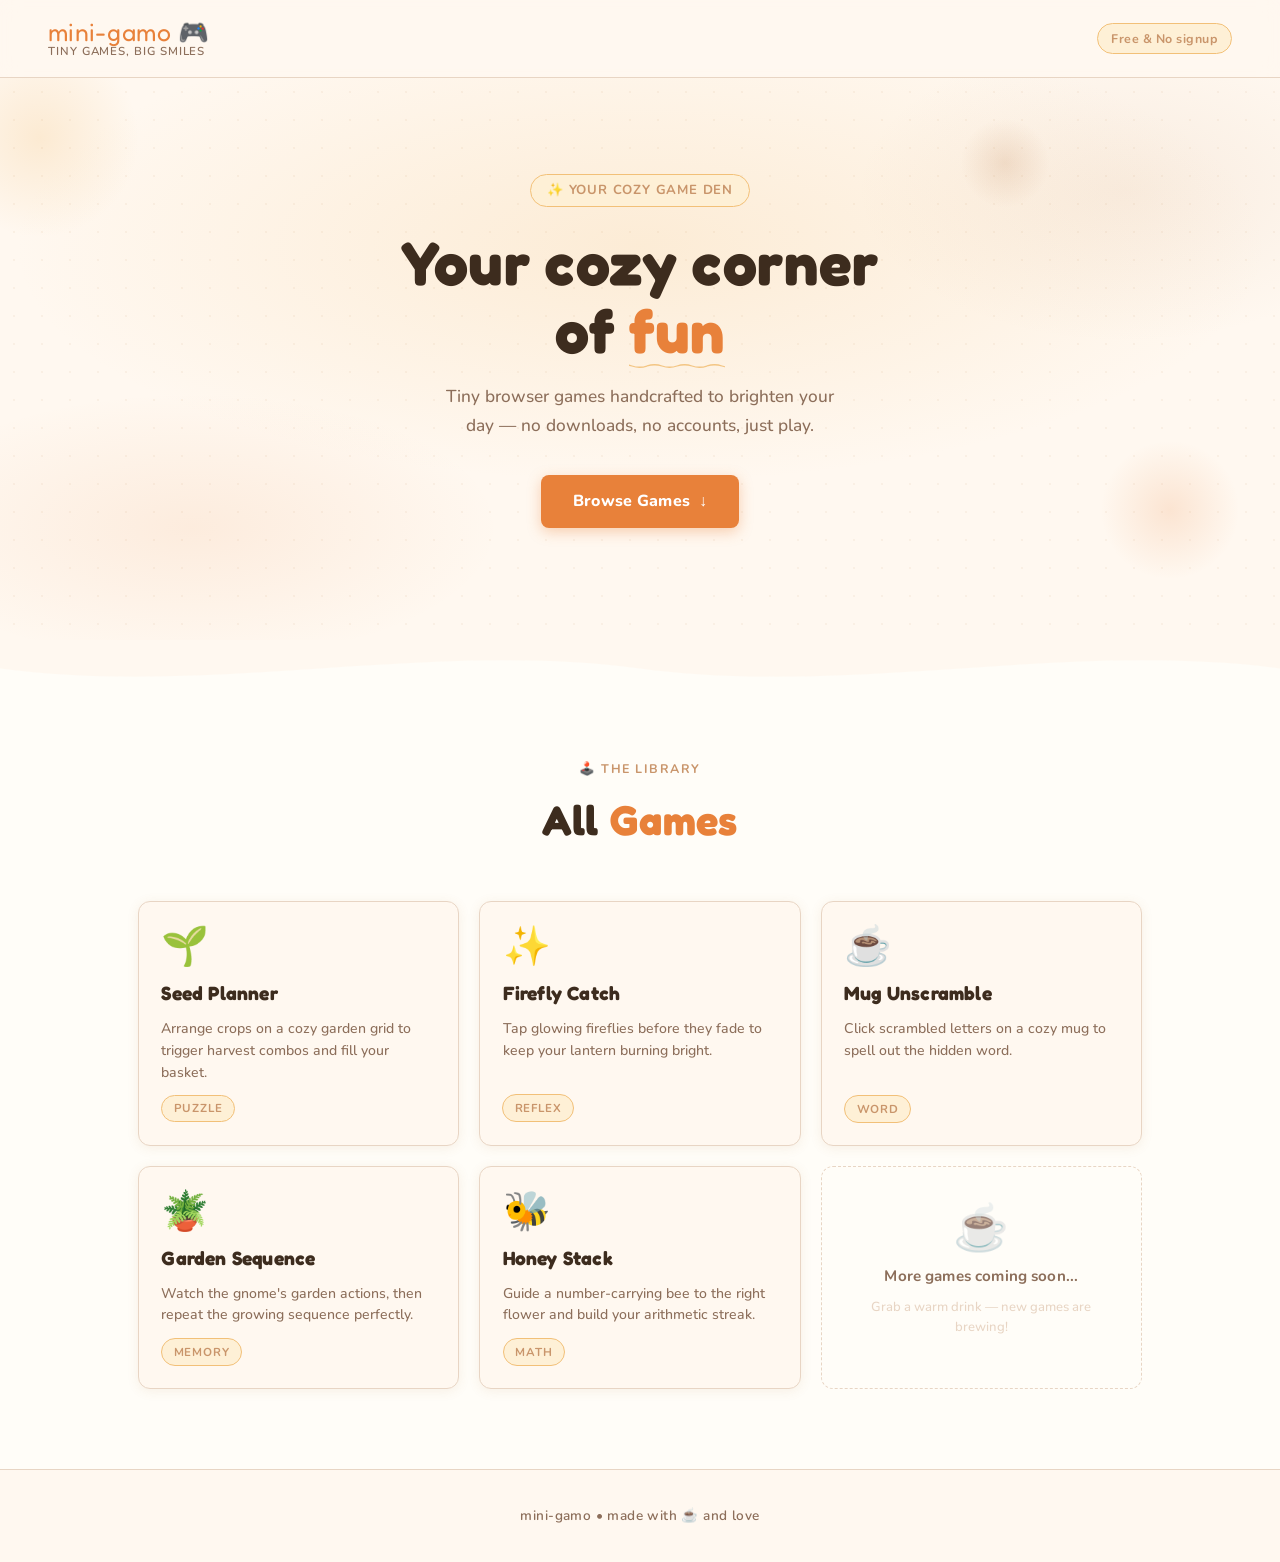
<file: index.html>
<!DOCTYPE html>
<html lang="en">
<head>
  <meta charset="UTF-8" />
  <meta name="viewport" content="width=device-width, initial-scale=1.0" />
  <title>mini-gamo — tiny games, big smiles</title>
  <link rel="preconnect" href="https://fonts.googleapis.com" />
  <link rel="preconnect" href="https://fonts.gstatic.com" crossorigin />
  <link href="https://fonts.googleapis.com/css2?family=Fredoka+One&family=Nunito:wght@400;500;600;700;800&display=swap" rel="stylesheet" />
  <style>
    /* ─── Design Tokens ─────────────────────────────────────── */
    :root {
      --color-bg:        #FFF8F0;
      --color-surface:   #FFFDF8;
      --color-primary:   #E8813A;
      --color-primary-hover: #D4712A;
      --color-secondary: #C9956B;
      --color-text:      #3D2C1E;
      --color-muted:     #8C6E5A;
      --color-accent:    #F2C078;
      --color-border:    #E8D5C4;
      --color-accent-pale: #FEF0D6;

      --radius-card:     12px;
      --radius-btn:      8px;
      --radius-tag:      20px;
      --shadow-card:     0 2px 12px rgba(180,120,60,0.10);
      --shadow-card-hover: 0 8px 28px rgba(180,120,60,0.18);
      --shadow-btn:      0 4px 14px rgba(232,129,58,0.35);

      --font-display:    'Fredoka One', cursive;
      --font-body:       'Nunito', sans-serif;

      --max-w:           1100px;
      --px:              1.25rem;
    }

    /* ─── Reset ─────────────────────────────────────────────── */
    *, *::before, *::after { box-sizing: border-box; margin: 0; padding: 0; }
    html { scroll-behavior: smooth; }
    body {
      background: var(--color-bg);
      color: var(--color-text);
      font-family: var(--font-body);
      font-size: 1rem;
      line-height: 1.6;
      -webkit-font-smoothing: antialiased;
    }
    a { color: inherit; text-decoration: none; }
    img, svg { display: block; }

    /* ─── Utility ────────────────────────────────────────────── */
    .container {
      width: 100%;
      max-width: var(--max-w);
      margin: 0 auto;
      padding: 0 var(--px);
    }

    /* ─── Header ─────────────────────────────────────────────── */
    .site-header {
      padding: 1.25rem var(--px);
      display: flex;
      align-items: center;
      justify-content: space-between;
      position: sticky;
      top: 0;
      z-index: 100;
      background: rgba(255, 248, 240, 0.88);
      backdrop-filter: blur(10px);
      -webkit-backdrop-filter: blur(10px);
      border-bottom: 1px solid var(--color-border);
    }
    .logo {
      display: flex;
      flex-direction: column;
      gap: 0;
      line-height: 1;
    }
    .logo__name {
      font-family: var(--font-display);
      font-size: 1.55rem;
      color: var(--color-primary);
      letter-spacing: 0.02em;
    }
    .logo__tag {
      font-size: 0.72rem;
      font-weight: 600;
      color: var(--color-muted);
      letter-spacing: 0.08em;
      text-transform: uppercase;
      margin-top: 1px;
    }
    .header-badge {
      background: var(--color-accent-pale);
      border: 1.5px solid var(--color-accent);
      border-radius: 20px;
      padding: 0.3rem 0.85rem;
      font-size: 0.78rem;
      font-weight: 700;
      color: var(--color-secondary);
      letter-spacing: 0.04em;
    }

    /* ─── Hero ───────────────────────────────────────────────── */
    .hero {
      position: relative;
      padding: 5rem var(--px) 6rem;
      overflow: hidden;
      text-align: center;
    }

    .hero::before {
      content: '';
      position: absolute;
      inset: 0;
      background:
        radial-gradient(ellipse 70% 60% at 50% 30%, rgba(242,192,120,0.22) 0%, transparent 70%),
        radial-gradient(ellipse 40% 40% at 15% 80%, rgba(232,129,58,0.10) 0%, transparent 60%),
        radial-gradient(ellipse 35% 45% at 88% 20%, rgba(201,149,107,0.12) 0%, transparent 60%);
      pointer-events: none;
    }

    .hero::after {
      content: '';
      position: absolute;
      inset: 0;
      background-image: radial-gradient(circle, rgba(180,120,60,0.12) 1px, transparent 1px);
      background-size: 28px 28px;
      pointer-events: none;
      opacity: 0.55;
    }

    .hero-blob {
      position: absolute;
      border-radius: 50%;
      pointer-events: none;
      opacity: 0.55;
    }
    .hero-blob--1 {
      width: 200px; height: 200px;
      background: radial-gradient(circle, rgba(242,192,120,0.45), transparent 70%);
      top: -40px; left: -60px;
      animation: floatA 8s ease-in-out infinite;
    }
    .hero-blob--2 {
      width: 140px; height: 140px;
      background: radial-gradient(circle, rgba(232,129,58,0.30), transparent 70%);
      bottom: 60px; right: 40px;
      animation: floatB 10s ease-in-out infinite;
    }
    .hero-blob--3 {
      width: 90px; height: 90px;
      background: radial-gradient(circle, rgba(201,149,107,0.40), transparent 70%);
      top: 40px; right: 18%;
      animation: floatA 12s ease-in-out infinite reverse;
    }

    @keyframes floatA {
      0%, 100% { transform: translateY(0) scale(1); }
      50%       { transform: translateY(-18px) scale(1.06); }
    }
    @keyframes floatB {
      0%, 100% { transform: translateY(0) rotate(0deg); }
      50%       { transform: translateY(-12px) rotate(8deg); }
    }

    .hero__inner {
      position: relative;
      z-index: 1;
      max-width: 640px;
      margin: 0 auto;
      animation: fadeUp 0.7s ease both;
    }
    @keyframes fadeUp {
      from { opacity: 0; transform: translateY(24px); }
      to   { opacity: 1; transform: translateY(0); }
    }

    .hero__eyebrow {
      display: inline-flex;
      align-items: center;
      gap: 0.4rem;
      background: var(--color-accent-pale);
      border: 1.5px solid var(--color-accent);
      border-radius: 20px;
      padding: 0.3rem 1rem;
      font-size: 0.82rem;
      font-weight: 700;
      color: var(--color-secondary);
      letter-spacing: 0.06em;
      text-transform: uppercase;
      margin-bottom: 1.4rem;
    }

    .hero__headline {
      font-family: var(--font-display);
      font-size: clamp(2.4rem, 6vw, 3.8rem);
      color: var(--color-text);
      line-height: 1.12;
      margin-bottom: 1.1rem;
      letter-spacing: 0.01em;
    }
    .hero__headline em {
      font-style: normal;
      color: var(--color-primary);
      position: relative;
      display: inline-block;
    }
    .hero__headline em::after {
      content: '';
      position: absolute;
      bottom: -4px;
      left: 0; right: 0;
      height: 6px;
      background: url("data:image/svg+xml,%3Csvg xmlns='http://www.w3.org/2000/svg' viewBox='0 0 120 10'%3E%3Cpath d='M0 5 Q15 0 30 5 Q45 10 60 5 Q75 0 90 5 Q105 10 120 5' stroke='%23F2C078' stroke-width='2.5' fill='none' stroke-linecap='round'/%3E%3C/svg%3E") repeat-x center;
      background-size: 60px 6px;
      opacity: 0.9;
    }

    .hero__sub {
      font-size: 1.08rem;
      color: var(--color-muted);
      font-weight: 500;
      max-width: 420px;
      margin: 0 auto 2.2rem;
      line-height: 1.65;
    }

    .btn-primary {
      display: inline-flex;
      align-items: center;
      gap: 0.5rem;
      background: var(--color-primary);
      color: #fff;
      font-family: var(--font-body);
      font-size: 1rem;
      font-weight: 800;
      padding: 0.85rem 2rem;
      border-radius: var(--radius-btn);
      box-shadow: var(--shadow-btn);
      transition: background 0.18s, transform 0.18s, box-shadow 0.18s;
      letter-spacing: 0.02em;
    }
    .btn-primary:hover {
      background: var(--color-primary-hover);
      transform: translateY(-2px);
      box-shadow: 0 8px 22px rgba(232,129,58,0.42);
    }
    .btn-primary:active { transform: translateY(0); }

    /* ─── Wave Divider ────────────────────────────────────────── */
    .wave-divider {
      width: 100%;
      overflow: hidden;
      line-height: 0;
      margin-bottom: -2px;
    }
    .wave-divider svg {
      width: 100%;
      height: auto;
      display: block;
    }

    /* ─── Games Section ───────────────────────────────────────── */
    .games-section {
      background: var(--color-surface);
      padding: 4rem var(--px) 5rem;
    }
    .section-header {
      text-align: center;
      margin-bottom: 3rem;
    }
    .section-header__eyebrow {
      font-size: 0.78rem;
      font-weight: 700;
      color: var(--color-secondary);
      letter-spacing: 0.12em;
      text-transform: uppercase;
      margin-bottom: 0.5rem;
    }
    .section-header__title {
      font-family: var(--font-display);
      font-size: clamp(1.8rem, 4vw, 2.6rem);
      color: var(--color-text);
      letter-spacing: 0.01em;
    }
    .section-header__title span {
      color: var(--color-primary);
    }

    /* ─── Games Grid ─────────────────────────────────────────── */
    #games-grid {
      display: grid;
      grid-template-columns: repeat(auto-fill, minmax(260px, 1fr));
      gap: 1.25rem;
    }

    /* ─── Game Card ──────────────────────────────────────────── */
    .game-card {
      background: var(--color-bg);
      border: 1.5px solid var(--color-border);
      border-radius: var(--radius-card);
      padding: 1.6rem 1.4rem 1.4rem;
      box-shadow: var(--shadow-card);
      display: flex;
      flex-direction: column;
      gap: 0.55rem;
      transition: transform 0.2s ease, box-shadow 0.2s ease, border-color 0.2s ease;
      cursor: pointer;
      animation: cardIn 0.5s ease both;
    }
    @keyframes cardIn {
      from { opacity: 0; transform: translateY(16px); }
      to   { opacity: 1; transform: translateY(0); }
    }
    .game-card:hover {
      transform: translateY(-4px) scale(1.012);
      box-shadow: var(--shadow-card-hover);
      border-color: var(--color-accent);
    }

    .game-card__emoji {
      font-size: 2.4rem;
      line-height: 1;
      margin-bottom: 0.2rem;
    }
    .game-card__title {
      font-family: var(--font-display);
      font-size: 1.2rem;
      color: var(--color-text);
      letter-spacing: 0.01em;
    }
    .game-card__desc {
      font-size: 0.88rem;
      color: var(--color-muted);
      font-weight: 500;
      line-height: 1.55;
      flex: 1;
    }
    .game-card__tag {
      align-self: flex-start;
      background: var(--color-accent-pale);
      color: var(--color-secondary);
      font-size: 0.72rem;
      font-weight: 700;
      letter-spacing: 0.08em;
      text-transform: uppercase;
      padding: 0.22rem 0.7rem;
      border-radius: var(--radius-tag);
      border: 1px solid var(--color-accent);
      margin-top: 0.2rem;
    }

    /* ─── Coming Soon Card ────────────────────────────────────── */
    .game-card--soon {
      border-style: dashed;
      border-color: var(--color-border);
      background: transparent;
      box-shadow: none;
      align-items: center;
      text-align: center;
      justify-content: center;
      padding: 2.5rem 1.4rem;
      cursor: default;
      min-height: 200px;
    }
    .game-card--soon:hover {
      transform: none;
      box-shadow: none;
      border-color: var(--color-accent);
    }
    .game-card--soon .game-card__emoji { font-size: 2.8rem; opacity: 0.7; }
    .game-card--soon .game-card__title { font-family: var(--font-body); font-size: 0.95rem; font-weight: 700; color: var(--color-muted); }
    .game-card--soon .game-card__desc  { font-size: 0.82rem; color: var(--color-border); }

    /* ─── Footer ──────────────────────────────────────────────── */
    .site-footer {
      text-align: center;
      padding: 2.2rem var(--px);
      background: var(--color-bg);
      border-top: 1px solid var(--color-border);
      font-size: 0.85rem;
      color: var(--color-muted);
      font-weight: 600;
      letter-spacing: 0.03em;
    }

    /* ─── Responsive ──────────────────────────────────────────── */
    @media (min-width: 640px) {
      .hero { padding: 6rem var(--px) 7rem; }
      :root { --px: 2rem; }
    }
    @media (min-width: 1024px) {
      :root { --px: 3rem; }
    }
  </style>
</head>
<body>

  <!-- ═══ Header ═══════════════════════════════════════════════ -->
  <header class="site-header">
    <div class="logo">
      <span class="logo__name">mini-gamo 🎮</span>
      <span class="logo__tag">tiny games, big smiles</span>
    </div>
    <span class="header-badge">Free &amp; No signup</span>
  </header>

  <!-- ═══ Hero ══════════════════════════════════════════════════ -->
  <section class="hero">
    <div class="hero-blob hero-blob--1"></div>
    <div class="hero-blob hero-blob--2"></div>
    <div class="hero-blob hero-blob--3"></div>

    <div class="hero__inner">
      <div class="hero__eyebrow">✨ Your cozy game den</div>
      <h1 class="hero__headline">
        Your cozy corner<br>of <em>fun</em>
      </h1>
      <p class="hero__sub">
        Tiny browser games handcrafted to brighten your day — no downloads, no accounts, just play.
      </p>
      <a href="#games-grid" class="btn-primary">
        Browse Games &nbsp;↓
      </a>
    </div>
  </section>

  <!-- ═══ Wave Divider ══════════════════════════════════════════ -->
  <div class="wave-divider" aria-hidden="true">
    <svg viewBox="0 0 1440 64" xmlns="http://www.w3.org/2000/svg" preserveAspectRatio="none">
      <path d="M0,32 C240,64 480,0 720,32 C960,64 1200,0 1440,32 L1440,64 L0,64 Z" fill="#FFFDF8"/>
    </svg>
  </div>

  <!-- ═══ Games Section ══════════════════════════════════════════ -->
  <section class="games-section">
    <div class="container">
      <div class="section-header">
        <p class="section-header__eyebrow">🕹️ The Library</p>
        <h2 class="section-header__title">All <span>Games</span></h2>
      </div>

      <div id="games-grid">

        <a class="game-card" href="games/seed-planner/index.html">
          <div class="game-card__emoji">🌱</div>
          <h3 class="game-card__title">Seed Planner</h3>
          <p class="game-card__desc">Arrange crops on a cozy garden grid to trigger harvest combos and fill your basket.</p>
          <span class="game-card__tag">Puzzle</span>
        </a>

        <a class="game-card" href="games/firefly-catch/index.html">
          <div class="game-card__emoji">✨</div>
          <h3 class="game-card__title">Firefly Catch</h3>
          <p class="game-card__desc">Tap glowing fireflies before they fade to keep your lantern burning bright.</p>
          <span class="game-card__tag">Reflex</span>
        </a>

        <a class="game-card" href="games/mug-unscramble/index.html">
          <div class="game-card__emoji">☕</div>
          <h3 class="game-card__title">Mug Unscramble</h3>
          <p class="game-card__desc">Click scrambled letters on a cozy mug to spell out the hidden word.</p>
          <span class="game-card__tag">Word</span>
        </a>

        <a class="game-card" href="games/garden-sequence/index.html">
          <div class="game-card__emoji">🪴</div>
          <h3 class="game-card__title">Garden Sequence</h3>
          <p class="game-card__desc">Watch the gnome's garden actions, then repeat the growing sequence perfectly.</p>
          <span class="game-card__tag">Memory</span>
        </a>

        <a class="game-card" href="games/honey-stack/index.html">
          <div class="game-card__emoji">🐝</div>
          <h3 class="game-card__title">Honey Stack</h3>
          <p class="game-card__desc">Guide a number-carrying bee to the right flower and build your arithmetic streak.</p>
          <span class="game-card__tag">Math</span>
        </a>

        <div class="game-card game-card--soon">
          <div class="game-card__emoji">☕</div>
          <h3 class="game-card__title">More games coming soon...</h3>
          <p class="game-card__desc">Grab a warm drink — new games are brewing!</p>
        </div>

        <!-- ─── GAME CARDS GO HERE ──────────────────────────────
             Copy this block for each new game:

          <a class="game-card" href="games/SLUG/index.html">
            <div class="game-card__emoji">🎯</div>
            <h3 class="game-card__title">Game Name</h3>
            <p class="game-card__desc">One-line description of the game.</p>
            <span class="game-card__tag">Genre</span>
          </a>
        ──────────────────────────────────────────────────────── -->

      </div>
    </div>
  </section>

  <!-- ═══ Footer ════════════════════════════════════════════════ -->
  <footer class="site-footer">
    mini-gamo &bull; made with ☕ and love
  </footer>

</body>
</html>
</file>
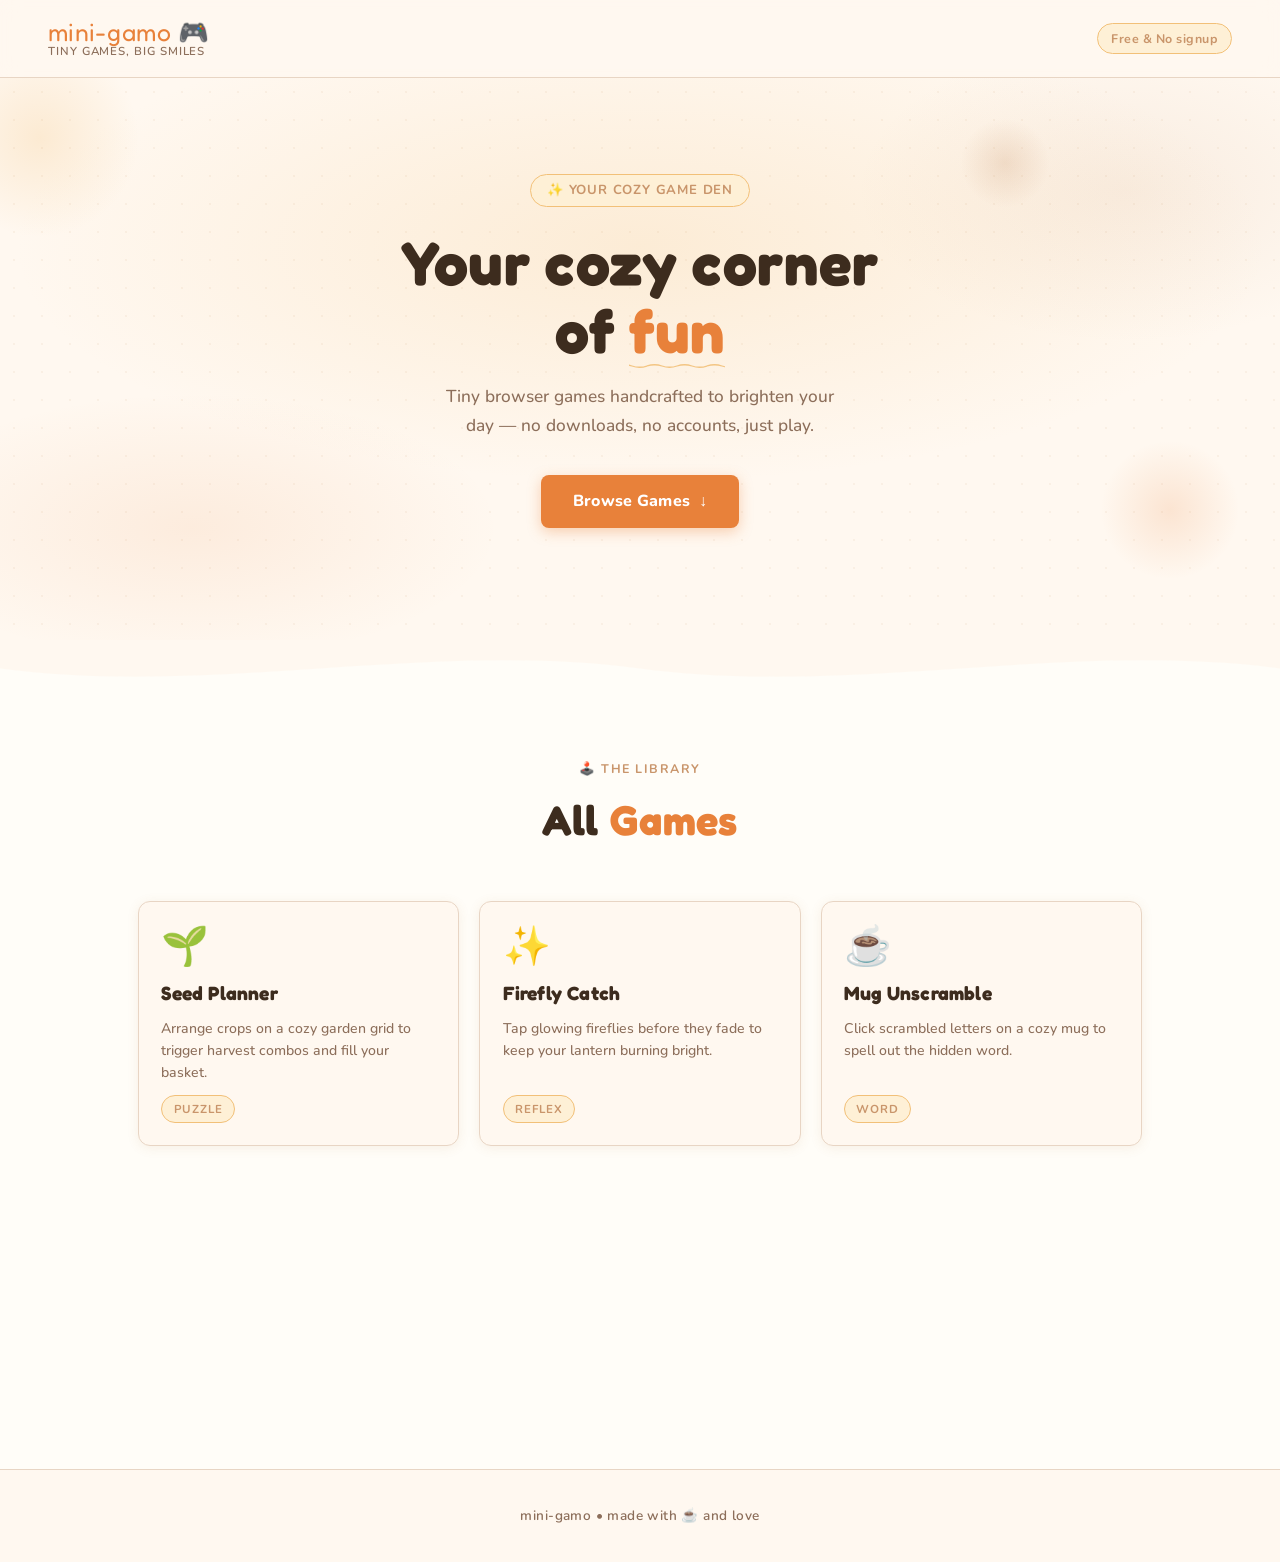
<file: src/index.html>
<!DOCTYPE html>
<html lang="en">
<head>
  <meta charset="UTF-8" />
  <meta name="viewport" content="width=device-width, initial-scale=1.0" />
  <title>mini-gamo — tiny games, big smiles</title>
  <link rel="preconnect" href="https://fonts.googleapis.com" />
  <link rel="preconnect" href="https://fonts.gstatic.com" crossorigin />
  <link href="https://fonts.googleapis.com/css2?family=Fredoka+One&family=Nunito:wght@400;500;600;700;800&display=swap" rel="stylesheet" />
  <style>
    /* ─── Design Tokens ─────────────────────────────────────── */
    :root {
      --color-bg:        #FFF8F0;
      --color-surface:   #FFFDF8;
      --color-primary:   #E8813A;
      --color-primary-hover: #D4712A;
      --color-secondary: #C9956B;
      --color-text:      #3D2C1E;
      --color-muted:     #8C6E5A;
      --color-accent:    #F2C078;
      --color-border:    #E8D5C4;
      --color-accent-pale: #FEF0D6;

      --radius-card:     12px;
      --radius-btn:      8px;
      --radius-tag:      20px;
      --shadow-card:     0 2px 12px rgba(180,120,60,0.10);
      --shadow-card-hover: 0 8px 28px rgba(180,120,60,0.18);
      --shadow-btn:      0 4px 14px rgba(232,129,58,0.35);

      --font-display:    'Fredoka One', cursive;
      --font-body:       'Nunito', sans-serif;

      --max-w:           1100px;
      --px:              1.25rem;
    }

    /* ─── Reset ─────────────────────────────────────────────── */
    *, *::before, *::after { box-sizing: border-box; margin: 0; padding: 0; }
    html { scroll-behavior: smooth; }
    body {
      background: var(--color-bg);
      color: var(--color-text);
      font-family: var(--font-body);
      font-size: 1rem;
      line-height: 1.6;
      -webkit-font-smoothing: antialiased;
    }
    a { color: inherit; text-decoration: none; }
    img, svg { display: block; }

    /* ─── Utility ────────────────────────────────────────────── */
    .container {
      width: 100%;
      max-width: var(--max-w);
      margin: 0 auto;
      padding: 0 var(--px);
    }

    /* ─── Header ─────────────────────────────────────────────── */
    .site-header {
      padding: 1.25rem var(--px);
      display: flex;
      align-items: center;
      justify-content: space-between;
      position: sticky;
      top: 0;
      z-index: 100;
      background: rgba(255, 248, 240, 0.88);
      backdrop-filter: blur(10px);
      -webkit-backdrop-filter: blur(10px);
      border-bottom: 1px solid var(--color-border);
    }
    .logo {
      display: flex;
      flex-direction: column;
      gap: 0;
      line-height: 1;
    }
    .logo__name {
      font-family: var(--font-display);
      font-size: 1.55rem;
      color: var(--color-primary);
      letter-spacing: 0.02em;
    }
    .logo__tag {
      font-size: 0.72rem;
      font-weight: 600;
      color: var(--color-muted);
      letter-spacing: 0.08em;
      text-transform: uppercase;
      margin-top: 1px;
    }
    .header-badge {
      background: var(--color-accent-pale);
      border: 1.5px solid var(--color-accent);
      border-radius: 20px;
      padding: 0.3rem 0.85rem;
      font-size: 0.78rem;
      font-weight: 700;
      color: var(--color-secondary);
      letter-spacing: 0.04em;
    }

    /* ─── Hero ───────────────────────────────────────────────── */
    .hero {
      position: relative;
      padding: 5rem var(--px) 6rem;
      overflow: hidden;
      text-align: center;
    }

    /* Soft radial warm glow behind the hero */
    .hero::before {
      content: '';
      position: absolute;
      inset: 0;
      background:
        radial-gradient(ellipse 70% 60% at 50% 30%, rgba(242,192,120,0.22) 0%, transparent 70%),
        radial-gradient(ellipse 40% 40% at 15% 80%, rgba(232,129,58,0.10) 0%, transparent 60%),
        radial-gradient(ellipse 35% 45% at 88% 20%, rgba(201,149,107,0.12) 0%, transparent 60%);
      pointer-events: none;
    }

    /* Subtle dot-grid texture */
    .hero::after {
      content: '';
      position: absolute;
      inset: 0;
      background-image: radial-gradient(circle, rgba(180,120,60,0.12) 1px, transparent 1px);
      background-size: 28px 28px;
      pointer-events: none;
      opacity: 0.55;
    }

    /* Floating decorative blobs */
    .hero-blob {
      position: absolute;
      border-radius: 50%;
      pointer-events: none;
      opacity: 0.55;
    }
    .hero-blob--1 {
      width: 200px; height: 200px;
      background: radial-gradient(circle, rgba(242,192,120,0.45), transparent 70%);
      top: -40px; left: -60px;
      animation: floatA 8s ease-in-out infinite;
    }
    .hero-blob--2 {
      width: 140px; height: 140px;
      background: radial-gradient(circle, rgba(232,129,58,0.30), transparent 70%);
      bottom: 60px; right: 40px;
      animation: floatB 10s ease-in-out infinite;
    }
    .hero-blob--3 {
      width: 90px; height: 90px;
      background: radial-gradient(circle, rgba(201,149,107,0.40), transparent 70%);
      top: 40px; right: 18%;
      animation: floatA 12s ease-in-out infinite reverse;
    }

    @keyframes floatA {
      0%, 100% { transform: translateY(0) scale(1); }
      50%       { transform: translateY(-18px) scale(1.06); }
    }
    @keyframes floatB {
      0%, 100% { transform: translateY(0) rotate(0deg); }
      50%       { transform: translateY(-12px) rotate(8deg); }
    }

    .hero__inner {
      position: relative;
      z-index: 1;
      max-width: 640px;
      margin: 0 auto;
      animation: fadeUp 0.7s ease both;
    }
    @keyframes fadeUp {
      from { opacity: 0; transform: translateY(24px); }
      to   { opacity: 1; transform: translateY(0); }
    }

    .hero__eyebrow {
      display: inline-flex;
      align-items: center;
      gap: 0.4rem;
      background: var(--color-accent-pale);
      border: 1.5px solid var(--color-accent);
      border-radius: 20px;
      padding: 0.3rem 1rem;
      font-size: 0.82rem;
      font-weight: 700;
      color: var(--color-secondary);
      letter-spacing: 0.06em;
      text-transform: uppercase;
      margin-bottom: 1.4rem;
    }

    .hero__headline {
      font-family: var(--font-display);
      font-size: clamp(2.4rem, 6vw, 3.8rem);
      color: var(--color-text);
      line-height: 1.12;
      margin-bottom: 1.1rem;
      letter-spacing: 0.01em;
    }
    .hero__headline em {
      font-style: normal;
      color: var(--color-primary);
      position: relative;
      display: inline-block;
    }
    /* Underline squiggle on the accent word */
    .hero__headline em::after {
      content: '';
      position: absolute;
      bottom: -4px;
      left: 0; right: 0;
      height: 6px;
      background: url("data:image/svg+xml,%3Csvg xmlns='http://www.w3.org/2000/svg' viewBox='0 0 120 10'%3E%3Cpath d='M0 5 Q15 0 30 5 Q45 10 60 5 Q75 0 90 5 Q105 10 120 5' stroke='%23F2C078' stroke-width='2.5' fill='none' stroke-linecap='round'/%3E%3C/svg%3E") repeat-x center;
      background-size: 60px 6px;
      opacity: 0.9;
    }

    .hero__sub {
      font-size: 1.08rem;
      color: var(--color-muted);
      font-weight: 500;
      max-width: 420px;
      margin: 0 auto 2.2rem;
      line-height: 1.65;
    }

    .btn-primary {
      display: inline-flex;
      align-items: center;
      gap: 0.5rem;
      background: var(--color-primary);
      color: #fff;
      font-family: var(--font-body);
      font-size: 1rem;
      font-weight: 800;
      padding: 0.85rem 2rem;
      border-radius: var(--radius-btn);
      box-shadow: var(--shadow-btn);
      transition: background 0.18s, transform 0.18s, box-shadow 0.18s;
      letter-spacing: 0.02em;
    }
    .btn-primary:hover {
      background: var(--color-primary-hover);
      transform: translateY(-2px);
      box-shadow: 0 8px 22px rgba(232,129,58,0.42);
    }
    .btn-primary:active { transform: translateY(0); }

    /* ─── Wave Divider ────────────────────────────────────────── */
    .wave-divider {
      width: 100%;
      overflow: hidden;
      line-height: 0;
      margin-bottom: -2px;
    }
    .wave-divider svg {
      width: 100%;
      height: auto;
      display: block;
    }

    /* ─── Games Section ───────────────────────────────────────── */
    .games-section {
      background: var(--color-surface);
      padding: 4rem var(--px) 5rem;
    }
    .section-header {
      text-align: center;
      margin-bottom: 3rem;
    }
    .section-header__eyebrow {
      font-size: 0.78rem;
      font-weight: 700;
      color: var(--color-secondary);
      letter-spacing: 0.12em;
      text-transform: uppercase;
      margin-bottom: 0.5rem;
    }
    .section-header__title {
      font-family: var(--font-display);
      font-size: clamp(1.8rem, 4vw, 2.6rem);
      color: var(--color-text);
      letter-spacing: 0.01em;
    }
    .section-header__title span {
      color: var(--color-primary);
    }

    /* ─── Games Grid ─────────────────────────────────────────── */
    #games-grid {
      display: grid;
      grid-template-columns: repeat(auto-fill, minmax(260px, 1fr));
      gap: 1.25rem;
    }

    /* ─── Game Card ──────────────────────────────────────────── */
    .game-card {
      background: var(--color-bg);
      border: 1.5px solid var(--color-border);
      border-radius: var(--radius-card);
      padding: 1.6rem 1.4rem 1.4rem;
      box-shadow: var(--shadow-card);
      display: flex;
      flex-direction: column;
      gap: 0.55rem;
      transition: transform 0.2s ease, box-shadow 0.2s ease, border-color 0.2s ease;
      cursor: pointer;
      animation: cardIn 0.5s ease both;
    }
    @keyframes cardIn {
      from { opacity: 0; transform: translateY(16px); }
      to   { opacity: 1; transform: translateY(0); }
    }
    .game-card:hover {
      transform: translateY(-4px) scale(1.012);
      box-shadow: var(--shadow-card-hover);
      border-color: var(--color-accent);
    }

    .game-card__emoji {
      font-size: 2.4rem;
      line-height: 1;
      margin-bottom: 0.2rem;
    }
    .game-card__title {
      font-family: var(--font-display);
      font-size: 1.2rem;
      color: var(--color-text);
      letter-spacing: 0.01em;
    }
    .game-card__desc {
      font-size: 0.88rem;
      color: var(--color-muted);
      font-weight: 500;
      line-height: 1.55;
      flex: 1;
    }
    .game-card__tag {
      align-self: flex-start;
      background: var(--color-accent-pale);
      color: var(--color-secondary);
      font-size: 0.72rem;
      font-weight: 700;
      letter-spacing: 0.08em;
      text-transform: uppercase;
      padding: 0.22rem 0.7rem;
      border-radius: var(--radius-tag);
      border: 1px solid var(--color-accent);
      margin-top: 0.2rem;
    }

    /* ─── Coming Soon (placeholder) Card ─────────────────────── */
    .game-card--soon {
      border-style: dashed;
      border-color: var(--color-border);
      background: transparent;
      box-shadow: none;
      align-items: center;
      text-align: center;
      justify-content: center;
      padding: 2.5rem 1.4rem;
      cursor: default;
      min-height: 200px;
    }
    .game-card--soon:hover {
      transform: none;
      box-shadow: none;
      border-color: var(--color-accent);
    }
    .game-card--soon .game-card__emoji {
      font-size: 2.8rem;
      opacity: 0.7;
    }
    .game-card--soon .game-card__title {
      font-family: var(--font-body);
      font-size: 0.95rem;
      font-weight: 700;
      color: var(--color-muted);
    }
    .game-card--soon .game-card__desc {
      font-size: 0.82rem;
      color: var(--color-border);
    }

    /* ─── Footer ──────────────────────────────────────────────── */
    .site-footer {
      text-align: center;
      padding: 2.2rem var(--px);
      background: var(--color-bg);
      border-top: 1px solid var(--color-border);
      font-size: 0.85rem;
      color: var(--color-muted);
      font-weight: 600;
      letter-spacing: 0.03em;
    }
    .site-footer a {
      color: var(--color-primary);
      font-weight: 700;
    }

    /* ─── Responsive ──────────────────────────────────────────── */
    @media (min-width: 640px) {
      .hero { padding: 6rem var(--px) 7rem; }
      :root { --px: 2rem; }
    }
    @media (min-width: 1024px) {
      :root { --px: 3rem; }
    }
  </style>
</head>
<body>

  <!-- ═══ Header ═══════════════════════════════════════════════ -->
  <header class="site-header">
    <div class="logo">
      <span class="logo__name">mini-gamo 🎮</span>
      <span class="logo__tag">tiny games, big smiles</span>
    </div>
    <span class="header-badge">Free &amp; No signup</span>
  </header>

  <!-- ═══ Hero ══════════════════════════════════════════════════ -->
  <section class="hero">
    <div class="hero-blob hero-blob--1"></div>
    <div class="hero-blob hero-blob--2"></div>
    <div class="hero-blob hero-blob--3"></div>

    <div class="hero__inner">
      <div class="hero__eyebrow">✨ Your cozy game den</div>
      <h1 class="hero__headline">
        Your cozy corner<br>of <em>fun</em>
      </h1>
      <p class="hero__sub">
        Tiny browser games handcrafted to brighten your day — no downloads, no accounts, just play.
      </p>
      <a href="#games-grid" class="btn-primary">
        Browse Games &nbsp;↓
      </a>
    </div>
  </section>

  <!-- ═══ Wave Divider ══════════════════════════════════════════ -->
  <div class="wave-divider" aria-hidden="true">
    <svg viewBox="0 0 1440 64" xmlns="http://www.w3.org/2000/svg" preserveAspectRatio="none">
      <path d="M0,32 C240,64 480,0 720,32 C960,64 1200,0 1440,32 L1440,64 L0,64 Z" fill="#FFFDF8"/>
    </svg>
  </div>

  <!-- ═══ Games Section ══════════════════════════════════════════ -->
  <section class="games-section">
    <div class="container">
      <div class="section-header">
        <p class="section-header__eyebrow">🕹️ The Library</p>
        <h2 class="section-header__title">All <span>Games</span></h2>
      </div>

      <div id="games-grid">

        <a class="game-card" href="../games/seed-planner/index.html">
          <div class="game-card__emoji">🌱</div>
          <h3 class="game-card__title">Seed Planner</h3>
          <p class="game-card__desc">Arrange crops on a cozy garden grid to trigger harvest combos and fill your basket.</p>
          <span class="game-card__tag">Puzzle</span>
        </a>

        <a class="game-card" href="../games/firefly-catch/index.html">
          <div class="game-card__emoji">✨</div>
          <h3 class="game-card__title">Firefly Catch</h3>
          <p class="game-card__desc">Tap glowing fireflies before they fade to keep your lantern burning bright.</p>
          <span class="game-card__tag">Reflex</span>
        </a>

        <a class="game-card" href="../games/mug-unscramble/index.html">
          <div class="game-card__emoji">☕</div>
          <h3 class="game-card__title">Mug Unscramble</h3>
          <p class="game-card__desc">Click scrambled letters on a cozy mug to spell out the hidden word.</p>
          <span class="game-card__tag">Word</span>
        </a>

        <a class="game-card" href="../games/garden-sequence/index.html">
          <div class="game-card__emoji">🪴</div>
          <h3 class="game-card__title">Garden Sequence</h3>
          <p class="game-card__desc">Watch the gnome's garden actions, then repeat the growing sequence perfectly.</p>
          <span class="game-card__tag">Memory</span>
        </a>

        <a class="game-card" href="../games/honey-stack/index.html">
          <div class="game-card__emoji">🐝</div>
          <h3 class="game-card__title">Honey Stack</h3>
          <p class="game-card__desc">Guide a number-carrying bee to the right flower and build your arithmetic streak.</p>
          <span class="game-card__tag">Math</span>
        </a>

        <!-- Placeholder — remove when first real game is added -->
        <div class="game-card game-card--soon">
          <div class="game-card__emoji">☕</div>
          <h3 class="game-card__title">More games coming soon...</h3>
          <p class="game-card__desc">Grab a warm drink — new games are brewing!</p>
        </div>

        <!-- ─── GAME CARDS GO HERE ──────────────────────────────
             Copy this block for each new game:

          <a class="game-card" href="../games/SLUG/index.html">
            <div class="game-card__emoji">🎯</div>
            <h3 class="game-card__title">Game Name</h3>
            <p class="game-card__desc">One-line description of the game.</p>
            <span class="game-card__tag">Puzzle</span>
          </a>
        ──────────────────────────────────────────────────────── -->

      </div>
    </div>
  </section>

  <!-- ═══ Footer ════════════════════════════════════════════════ -->
  <footer class="site-footer">
    mini-gamo &bull; made with ☕ and love
  </footer>

</body>
</html>
</file>
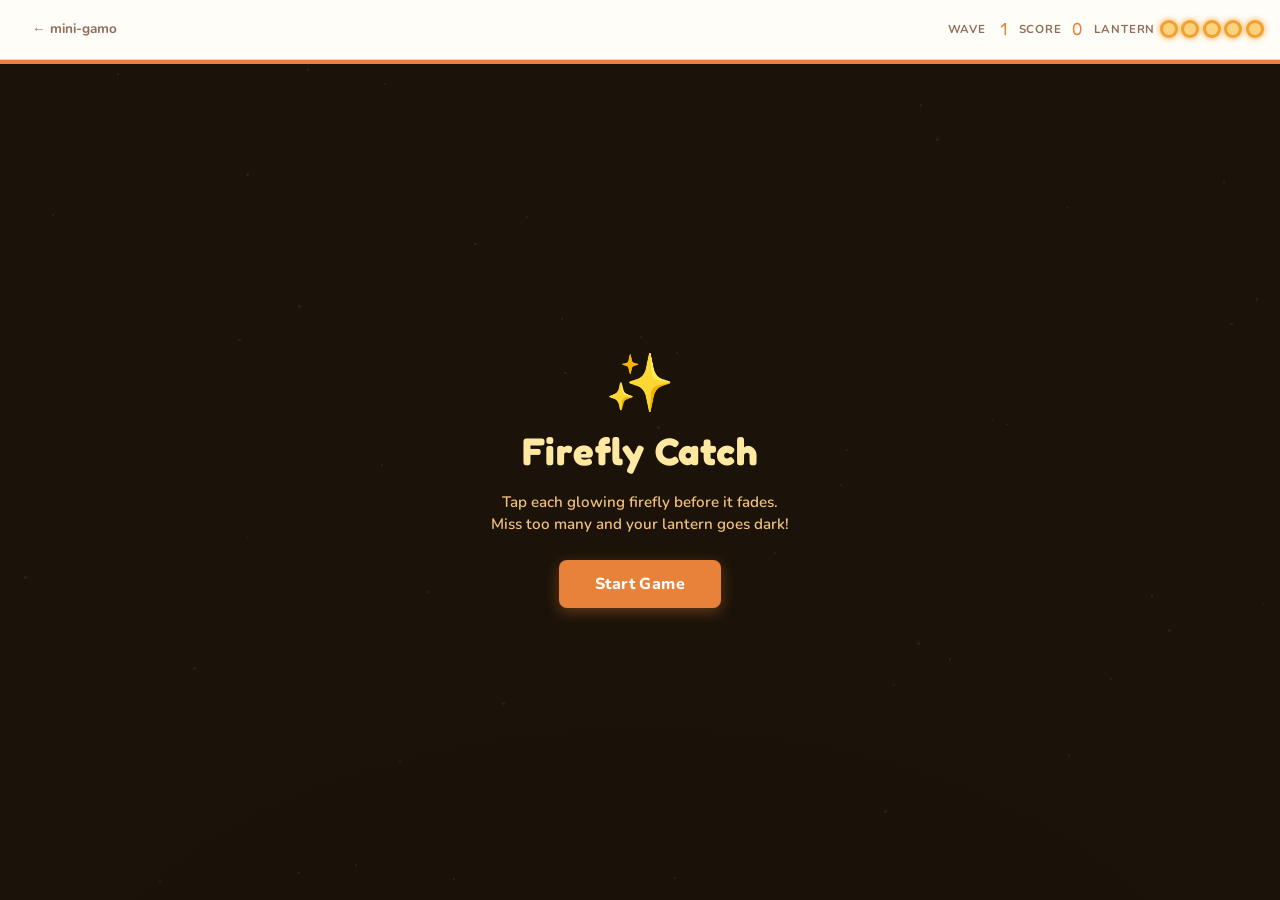
<file: games/firefly-catch/index.html>
<!DOCTYPE html>
<html lang="en">
<head>
  <meta charset="UTF-8" />
  <meta name="viewport" content="width=device-width, initial-scale=1.0" />
  <title>Firefly Catch — mini-gamo</title>
  <link rel="preconnect" href="https://fonts.googleapis.com" />
  <link rel="preconnect" href="https://fonts.gstatic.com" crossorigin />
  <link href="https://fonts.googleapis.com/css2?family=Fredoka+One&family=Nunito:wght@400;500;600;700;800&display=swap" rel="stylesheet" />
  <link rel="stylesheet" href="style.css" />
</head>
<body>

  <div class="game-shell">

    <!-- ═══ Header chrome ════════════════════════════════════════ -->
    <header class="game-header">
      <a href="../../index.html" class="back-link" aria-label="Back to mini-gamo">← mini-gamo</a>

      <div class="hud" role="status" aria-live="polite" aria-atomic="true">

        <!-- Wave -->
        <div class="hud__item" title="Current wave">
          <span class="hud__label">Wave</span>
          <span class="hud__value" id="wave-val">1</span>
        </div>

        <!-- Score -->
        <div class="hud__item" title="Score">
          <span class="hud__label">Score</span>
          <span class="hud__value" id="score-val">0</span>
        </div>

        <!-- Lantern pips -->
        <div class="hud__item" title="Lantern life">
          <span class="hud__label">Lantern</span>
          <div class="pips" id="pips-row" role="meter" aria-label="Lantern pips" aria-valuenow="5" aria-valuemin="0" aria-valuemax="5">
            <!-- Pips built by JS -->
          </div>
        </div>

      </div>
    </header>

    <!-- ═══ Timer bar ════════════════════════════════════════════ -->
    <div class="timer-bar-wrap" aria-hidden="true">
      <div class="timer-bar" id="timer-bar"></div>
    </div>

    <!-- ═══ Play field ══════════════════════════════════════════ -->
    <main class="meadow" id="meadow" aria-label="Game field">

      <!-- Static star background -->
      <div class="star-layer" id="star-layer" aria-hidden="true"></div>

      <!-- ── Start screen ──────────────────────────────────────── -->
      <div class="screen" id="screen-start" role="dialog" aria-modal="true" aria-labelledby="start-title">
        <div class="screen__emoji" aria-hidden="true">✨</div>
        <h1 class="screen__title" id="start-title">Firefly Catch</h1>
        <p class="screen__sub">
          Tap each glowing firefly before it fades.<br>
          Miss too many and your lantern goes dark!
        </p>
        <button class="btn-play" id="btn-start">Start Game</button>
      </div>

      <!-- ── Inter-wave screen ─────────────────────────────────── -->
      <div class="screen" id="screen-inter" role="dialog" aria-modal="true" aria-label="Wave complete">
        <div class="screen__emoji" aria-hidden="true">🌙</div>
        <div class="wave-badge">Wave <span id="inter-wave-num">2</span> incoming…</div>
        <p class="screen__sub">The meadow grows busier.<br>Stay sharp!</p>
      </div>

      <!-- ── Game-over screen ──────────────────────────────────── -->
      <div class="screen" id="screen-over" role="dialog" aria-modal="true" aria-labelledby="over-title">
        <div class="screen__emoji" aria-hidden="true">🏮</div>
        <h2 class="screen__title" id="over-title">Lantern Out!</h2>

        <div class="stars-display" id="stars-display" aria-label="Star rating">
          <span>★</span><span class="star--empty">★</span><span class="star--empty">★</span>
        </div>

        <div class="screen__stats">
          <div class="screen__stat">
            <span class="screen__stat-label">Score</span>
            <span class="screen__stat-value" id="final-score">0</span>
          </div>
          <div class="screen__stat">
            <span class="screen__stat-label">Best</span>
            <span class="screen__stat-value" id="high-score-val">0</span>
          </div>
        </div>

        <button class="btn-play" id="btn-play-again">Play Again</button>
      </div>

    </main>

  </div><!-- /.game-shell -->

  <script src="game.js"></script>
</body>
</html>
</file>
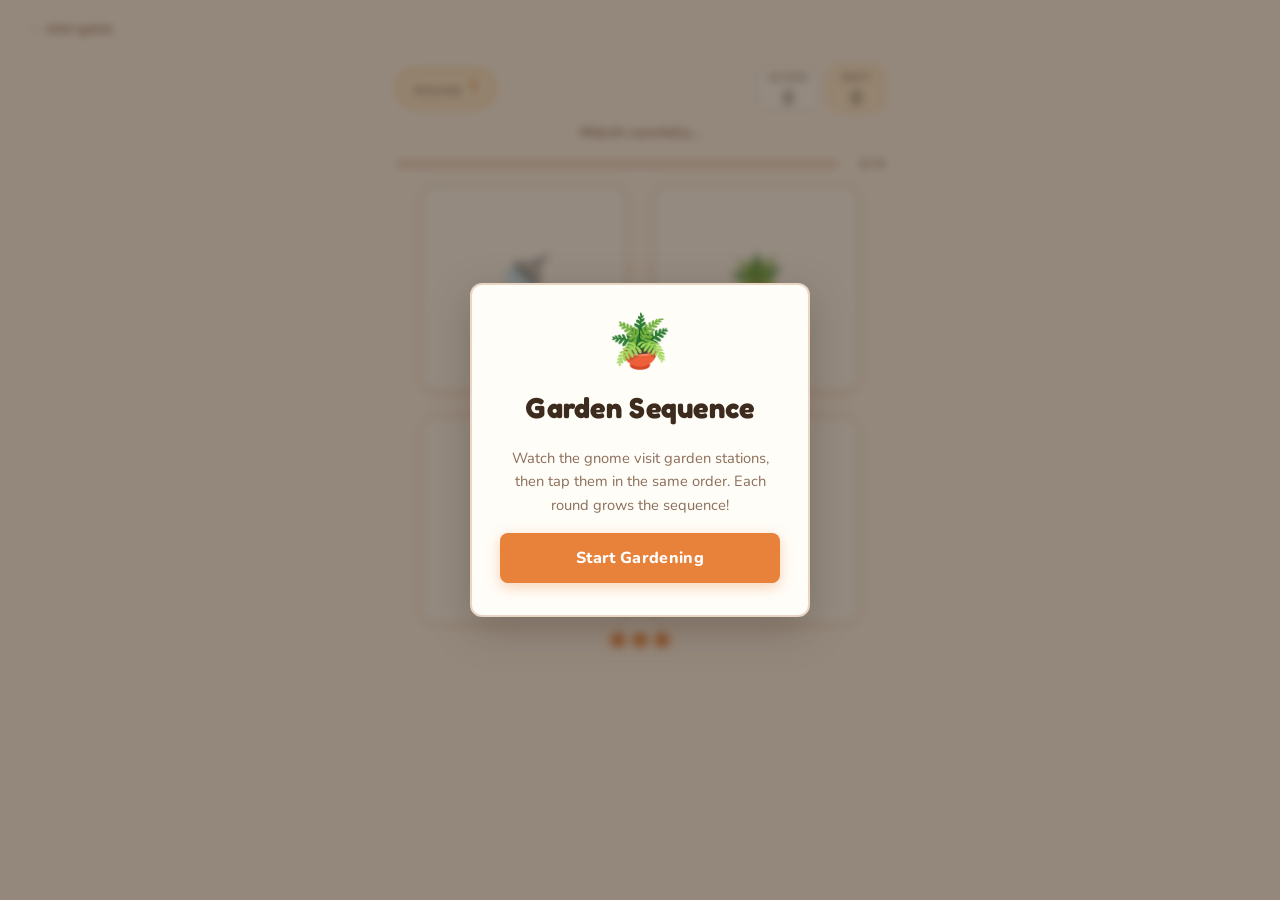
<file: games/garden-sequence/index.html>
<!DOCTYPE html>
<html lang="en">
<head>
  <meta charset="UTF-8" />
  <meta name="viewport" content="width=device-width, initial-scale=1.0" />
  <title>Garden Sequence — mini-gamo</title>
  <link rel="preconnect" href="https://fonts.googleapis.com" />
  <link rel="preconnect" href="https://fonts.gstatic.com" crossorigin />
  <link href="https://fonts.googleapis.com/css2?family=Fredoka+One&family=Nunito:wght@400;500;600;700;800&display=swap" rel="stylesheet" />
  <link rel="stylesheet" href="../../src/styles/main.css" />
  <link rel="stylesheet" href="style.css" />
</head>
<body>

  <!-- Back link -->
  <a class="back-link" href="../../index.html">← mini-gamo</a>

  <!-- Garden decorations (milestone reveals) -->
  <div class="garden-deco" id="garden-deco" aria-hidden="true">
    <div class="deco deco--sunflower deco--sunflower-1">🌻</div>
    <div class="deco deco--sunflower deco--sunflower-2">🌻</div>
    <div class="deco deco--clover">🍀</div>
    <div class="deco deco--butterfly">🦋</div>
    <div class="deco deco--mushroom">🍄</div>
  </div>

  <!-- Main game wrapper -->
  <main class="game-wrapper">

    <!-- Header banner -->
    <header class="game-header">
      <div class="round-banner">
        <span class="round-label">Round</span>
        <span class="round-number" id="round-number">1</span>
      </div>
      <div class="score-row">
        <div class="score-pill">
          <span class="score-label">Score</span>
          <span class="score-value" id="score-display">0</span>
        </div>
        <div class="score-pill score-pill--hi">
          <span class="score-label">Best</span>
          <span class="score-value" id="hi-score-display">0</span>
        </div>
      </div>
    </header>

    <!-- Status message -->
    <div class="status-bar" id="status-bar" aria-live="polite">
      <span id="status-text">Watch carefully…</span>
    </div>

    <!-- Progress indicator (during player input) -->
    <div class="progress-wrap" id="progress-wrap" hidden>
      <div class="progress-track">
        <div class="progress-fill" id="progress-fill"></div>
      </div>
      <span class="progress-label" id="progress-label">0 / 0</span>
    </div>

    <!-- Play area: 4 stations + gnome -->
    <div class="play-area" id="play-area">

      <!-- Gnome character (CSS + SVG inline) -->
      <div class="gnome" id="gnome" aria-hidden="true">
        <svg viewBox="0 0 60 80" xmlns="http://www.w3.org/2000/svg" width="60" height="80">
          <!-- Hat -->
          <polygon points="30,2 14,30 46,30" fill="var(--gnome-hat)"/>
          <rect x="11" y="29" width="38" height="7" rx="3" fill="var(--gnome-hat-brim)"/>
          <!-- Face -->
          <ellipse cx="30" cy="44" rx="13" ry="14" fill="var(--gnome-skin)"/>
          <!-- Eyes -->
          <circle cx="25" cy="41" r="2.2" fill="var(--gnome-eye)"/>
          <circle cx="35" cy="41" r="2.2" fill="var(--gnome-eye)"/>
          <!-- Nose (big gnome nose) -->
          <ellipse cx="30" cy="47" rx="4" ry="3.5" fill="var(--gnome-nose)"/>
          <!-- Beard -->
          <ellipse cx="30" cy="57" rx="12" ry="9" fill="var(--gnome-beard)"/>
          <!-- Body -->
          <rect x="19" y="57" width="22" height="14" rx="6" fill="var(--gnome-coat)"/>
          <!-- Feet -->
          <ellipse cx="24" cy="73" rx="6" ry="4" fill="var(--gnome-shoe)"/>
          <ellipse cx="36" cy="73" rx="6" ry="4" fill="var(--gnome-shoe)"/>
          <!-- Belt buckle -->
          <rect x="26" y="62" width="8" height="5" rx="1.5" fill="var(--gnome-belt)"/>
        </svg>
      </div>

      <!-- Station TL: Water Can -->
      <button class="station" id="station-0" data-index="0" aria-label="Water Can station">
        <span class="station__icon">🚿</span>
        <span class="station__label">Water Can</span>
      </button>

      <!-- Station TR: Trowel -->
      <button class="station" id="station-1" data-index="1" aria-label="Trowel station">
        <span class="station__icon">🪴</span>
        <span class="station__label">Trowel</span>
      </button>

      <!-- Station BL: Seed Bag -->
      <button class="station" id="station-2" data-index="2" aria-label="Seed Bag station">
        <span class="station__icon">🌱</span>
        <span class="station__label">Seed Bag</span>
      </button>

      <!-- Station BR: Sun Hat -->
      <button class="station" id="station-3" data-index="3" aria-label="Sun Hat station">
        <span class="station__icon">🎩</span>
        <span class="station__label">Sun Hat</span>
      </button>

    </div>

    <!-- Retry pips -->
    <div class="retry-row" aria-label="Remaining attempts">
      <span class="retry-pip retry-pip--active" id="pip-0"></span>
      <span class="retry-pip retry-pip--active" id="pip-1"></span>
      <span class="retry-pip retry-pip--active" id="pip-2"></span>
    </div>

  </main>

  <!-- Start overlay -->
  <div class="overlay" id="start-overlay">
    <div class="overlay-card">
      <div class="overlay-emoji">🪴</div>
      <h2 class="overlay-title">Garden Sequence</h2>
      <p class="overlay-desc">Watch the gnome visit garden stations, then tap them in the same order. Each round grows the sequence!</p>
      <button class="btn btn--primary" id="btn-start">Start Gardening</button>
    </div>
  </div>

  <!-- Game-over overlay -->
  <div class="overlay" id="gameover-overlay" hidden>
    <div class="overlay-card">
      <div class="overlay-emoji" id="go-emoji">🌾</div>
      <h2 class="overlay-title">Garden Done!</h2>
      <div class="overlay-stars" id="go-stars"></div>
      <div class="overlay-stats">
        <div class="stat-row">
          <span class="stat-label">Final Score</span>
          <strong class="stat-value" id="go-score">0</strong>
        </div>
        <div class="stat-row">
          <span class="stat-label">Rounds Reached</span>
          <strong class="stat-value" id="go-rounds">0</strong>
        </div>
        <div class="stat-row stat-row--hi">
          <span class="stat-label">High Score</span>
          <strong class="stat-value" id="go-hi">0</strong>
        </div>
      </div>
      <button class="btn btn--primary" id="btn-play-again">Play Again 🌱</button>
    </div>
  </div>

  <script src="game.js"></script>
</body>
</html>
</file>
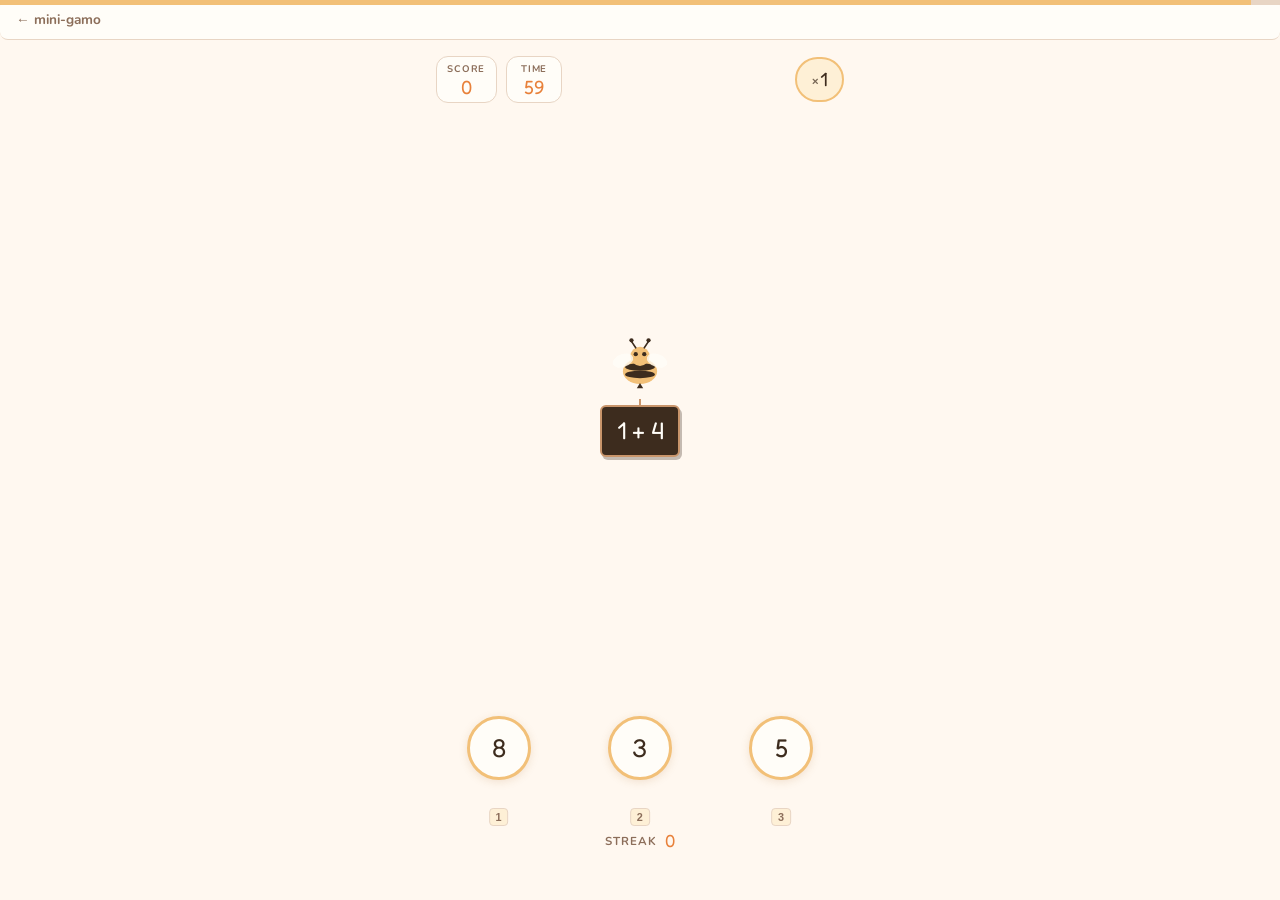
<file: games/honey-stack/index.html>
<!DOCTYPE html>
<html lang="en">
<head>
  <meta charset="UTF-8" />
  <meta name="viewport" content="width=device-width, initial-scale=1.0" />
  <title>Honey Stack — mini-gamo</title>
  <link rel="preconnect" href="https://fonts.googleapis.com" />
  <link rel="preconnect" href="https://fonts.gstatic.com" crossorigin />
  <link href="https://fonts.googleapis.com/css2?family=Fredoka+One&family=Nunito:wght@400;500;600;700;800&display=swap" rel="stylesheet" />
  <link rel="stylesheet" href="../../src/styles/main.css" />
  <link rel="stylesheet" href="style.css" />
</head>
<body>

  <!-- Back link -->
  <a class="back-link" href="../../index.html">← mini-gamo</a>

  <!-- Timer bar -->
  <div class="timer-bar-wrap" aria-label="Time remaining">
    <div class="timer-bar" id="timer-bar" role="progressbar" aria-valuenow="60" aria-valuemin="0" aria-valuemax="60"></div>
  </div>

  <!-- Main game wrapper -->
  <main class="game-wrapper">

    <!-- Header row: score + multiplier badge -->
    <header class="game-header">
      <div class="score-display">
        <span class="score-label">Score</span>
        <span class="score-value" id="score-display">0</span>
      </div>

      <div class="timer-display">
        <span class="score-label">Time</span>
        <span class="score-value" id="timer-display">60</span>
      </div>

      <div class="multiplier-badge" id="multiplier-badge" data-tier="1">
        <span class="multiplier-x">×</span><span id="multiplier-value">1</span>
      </div>
    </header>

    <!-- Bee + expression area -->
    <section class="bee-stage" id="bee-stage" aria-live="polite" aria-label="Current arithmetic expression">
      <div class="bee" id="bee" aria-hidden="true">
        <!-- SVG bee body -->
        <svg class="bee-svg" viewBox="0 0 60 60" xmlns="http://www.w3.org/2000/svg" aria-hidden="true">
          <!-- Body -->
          <ellipse cx="30" cy="34" rx="16" ry="12" fill="var(--bee-amber)"/>
          <!-- Stripes -->
          <ellipse cx="30" cy="30" rx="14" ry="3.5" fill="var(--bee-dark)"/>
          <ellipse cx="30" cy="37" rx="14" ry="3.5" fill="var(--bee-dark)"/>
          <!-- Head -->
          <circle cx="30" cy="20" r="9" fill="var(--bee-amber)"/>
          <!-- Eyes -->
          <circle cx="26" cy="18" r="2" fill="var(--bee-dark)"/>
          <circle cx="34" cy="18" r="2" fill="var(--bee-dark)"/>
          <!-- Antennae -->
          <line x1="26" y1="12" x2="22" y2="6" stroke="var(--bee-dark)" stroke-width="1.5" stroke-linecap="round"/>
          <circle cx="22" cy="5" r="2" fill="var(--bee-dark)"/>
          <line x1="34" y1="12" x2="38" y2="6" stroke="var(--bee-dark)" stroke-width="1.5" stroke-linecap="round"/>
          <circle cx="38" cy="5" r="2" fill="var(--bee-dark)"/>
          <!-- Wings -->
          <ellipse cx="14" cy="24" rx="10" ry="6" fill="var(--bee-wing)" opacity="0.75" transform="rotate(-20 14 24)"/>
          <ellipse cx="46" cy="24" rx="10" ry="6" fill="var(--bee-wing)" opacity="0.75" transform="rotate(20 46 24)"/>
          <!-- Stinger -->
          <polygon points="30,45 27,50 33,50" fill="var(--bee-dark)"/>
        </svg>
        <!-- Sign showing expression -->
        <div class="bee-sign" id="bee-sign">
          <span id="expression-text">4 + 3</span>
        </div>
      </div>
    </section>

    <!-- Flowers row -->
    <section class="flowers-row" id="flowers-row" aria-label="Answer flowers — press 1, 2, or 3">
      <button class="flower" id="flower-0" data-idx="0" aria-label="Flower 1">
        <div class="flower__petals" aria-hidden="true"></div>
        <div class="flower__center">
          <span class="flower__number" id="flower-num-0">2</span>
        </div>
        <span class="flower__key-hint" aria-hidden="true">1</span>
      </button>
      <button class="flower" id="flower-1" data-idx="1" aria-label="Flower 2">
        <div class="flower__petals" aria-hidden="true"></div>
        <div class="flower__center">
          <span class="flower__number" id="flower-num-1">7</span>
        </div>
        <span class="flower__key-hint" aria-hidden="true">2</span>
      </button>
      <button class="flower" id="flower-2" data-idx="2" aria-label="Flower 3">
        <div class="flower__petals" aria-hidden="true"></div>
        <div class="flower__center">
          <span class="flower__number" id="flower-num-2">9</span>
        </div>
        <span class="flower__key-hint" aria-hidden="true">3</span>
      </button>
    </section>

    <!-- Streak info below flowers -->
    <div class="streak-bar">
      <span class="streak-label">Streak</span>
      <span class="streak-value" id="streak-display">0</span>
    </div>

  </main>

  <!-- Game-over overlay -->
  <div class="overlay" id="game-over-overlay" hidden>
    <div class="overlay-card">
      <div class="overlay-emoji" id="overlay-emoji">🐝</div>
      <h2 class="overlay-title">Time's Up!</h2>
      <div class="overlay-stars" id="overlay-stars">☆☆☆</div>
      <div class="overlay-score-block">
        <div class="overlay-score-row">
          <span>Final Score</span>
          <strong id="overlay-score">0</strong>
        </div>
        <div class="overlay-score-row">
          <span>Longest Streak</span>
          <strong id="overlay-streak">0</strong>
        </div>
        <div class="overlay-score-row overlay-score-row--hi">
          <span>Best Score</span>
          <strong id="overlay-hi">0</strong>
        </div>
      </div>
      <button class="btn-play-again" id="btn-play-again">Play Again</button>
    </div>
  </div>

  <script src="game.js"></script>
</body>
</html>
</file>
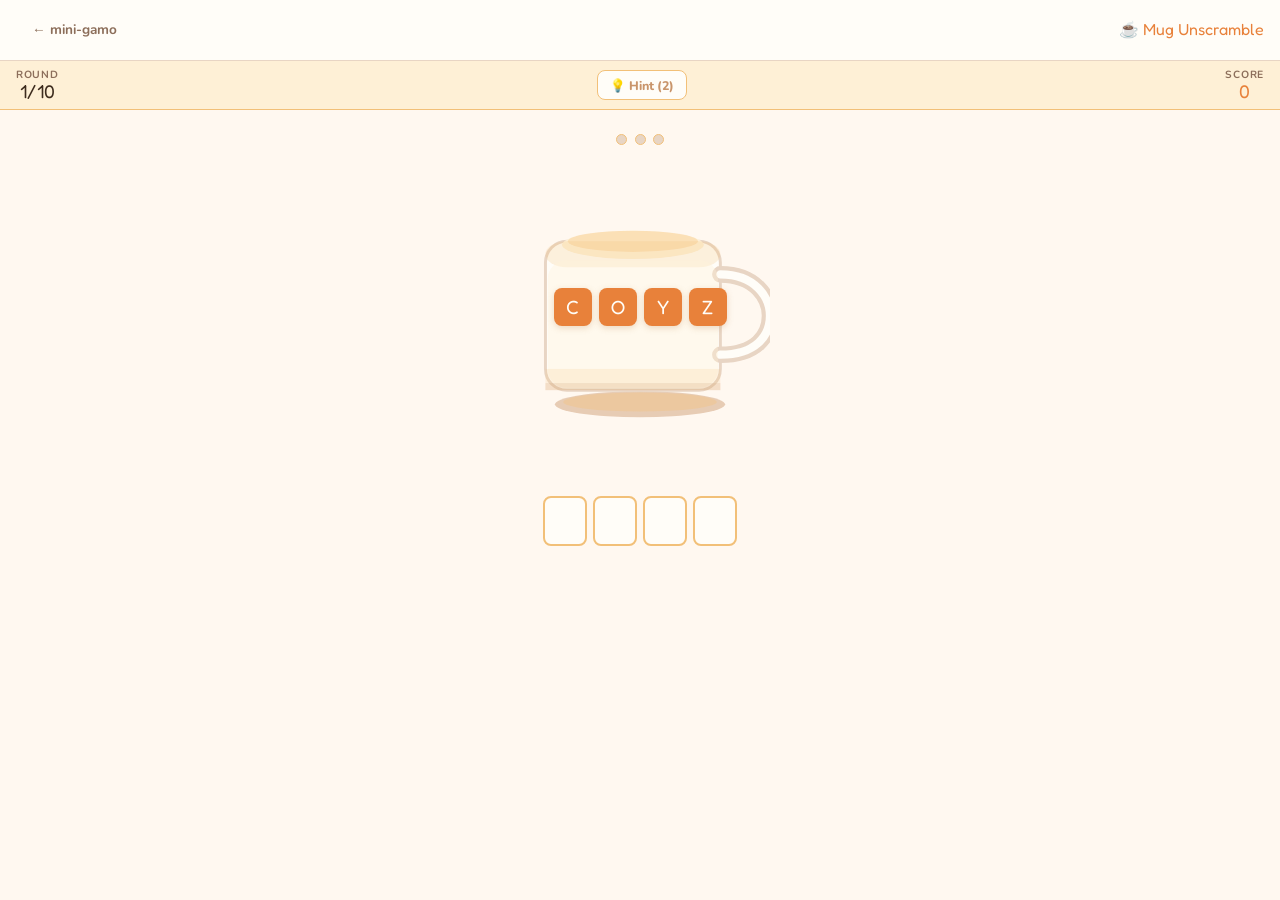
<file: games/mug-unscramble/index.html>
<!DOCTYPE html>
<html lang="en">
<head>
  <meta charset="UTF-8" />
  <meta name="viewport" content="width=device-width, initial-scale=1.0" />
  <title>Mug Unscramble — mini-gamo</title>
  <link rel="preconnect" href="https://fonts.googleapis.com" />
  <link rel="preconnect" href="https://fonts.gstatic.com" crossorigin />
  <link href="https://fonts.googleapis.com/css2?family=Fredoka+One&family=Nunito:wght@400;500;600;700;800&display=swap" rel="stylesheet" />
  <link rel="stylesheet" href="style.css" />
</head>
<body>

  <!-- ═══ Nav bar ═══════════════════════════════════════════════ -->
  <nav class="game-nav">
    <a class="back-link" href="../../index.html">← mini-gamo</a>
    <span style="font-family: var(--font-display); font-size: 1rem; color: var(--color-primary);">☕ Mug Unscramble</span>
  </nav>

  <!-- ═══ Score bar ═════════════════════════════════════════════ -->
  <div class="score-bar">
    <div class="score-bar__item">
      <span class="score-bar__label">Round</span>
      <span class="score-bar__value" id="round-val">1/10</span>
    </div>

    <div class="hint-area">
      <button class="hint-btn" id="hint-btn">
        💡 Hint (<span id="hints-left">2</span>)
      </button>
    </div>

    <div class="score-bar__item">
      <span class="score-bar__label">Score</span>
      <span class="score-bar__value score-bar__value--score" id="score-val">0</span>
    </div>
  </div>

  <!-- ═══ Game screen ════════════════════════════════════════════ -->
  <main id="game-main" class="game-main">

    <!-- Attempt dots -->
    <div id="attempt-dots" class="attempt-dots" aria-label="Attempts remaining"></div>

    <!-- Mug with letter tiles -->
    <div class="mug-wrapper">
      <div class="mug-svg-container" id="mug-container" aria-label="Mug with scrambled letters">

        <!-- Steam puffs (always animated subtly) -->
        <div class="steam-group" aria-hidden="true">
          <div class="steam-line steam-line--1"></div>
          <div class="steam-line steam-line--2"></div>
          <div class="steam-line steam-line--3"></div>
        </div>

        <!-- Amber glow ring on correct -->
        <div class="mug-glow" aria-hidden="true"></div>

        <!-- SVG Mug shape -->
        <svg
          viewBox="0 0 220 220"
          xmlns="http://www.w3.org/2000/svg"
          width="100%"
          height="100%"
          aria-hidden="true"
        >
          <!-- Wooden coaster / saucer -->
          <ellipse cx="110" cy="200" rx="72" ry="11"
            fill="var(--color-secondary)" opacity="0.45" />
          <ellipse cx="110" cy="198" rx="65" ry="8"
            fill="var(--color-accent)" opacity="0.35" />

          <!-- Mug body -->
          <rect x="30" y="62" width="148" height="126" rx="18" ry="18"
            fill="var(--color-surface)" stroke="var(--color-border)" stroke-width="2.5" />

          <!-- Mug interior top (shadow) -->
          <ellipse cx="104" cy="65" rx="60" ry="12"
            fill="var(--color-accent-pale)" />
          <ellipse cx="104" cy="62" rx="55" ry="9"
            fill="var(--color-accent)" opacity="0.35" />

          <!-- Rim highlight -->
          <rect x="30" y="62" width="148" height="22" rx="18" ry="18"
            fill="var(--color-accent)" opacity="0.22" />

          <!-- Handle -->
          <path d="M178 90 C208 90 220 110 220 125 C220 142 208 158 178 158"
            fill="none" stroke="var(--color-border)" stroke-width="14"
            stroke-linecap="round" />
          <path d="M178 90 C208 90 220 110 220 125 C220 142 208 158 178 158"
            fill="none" stroke="var(--color-surface)" stroke-width="7"
            stroke-linecap="round" />

          <!-- Subtle warm tint on body -->
          <rect x="32" y="78" width="144" height="108" rx="16" ry="16"
            fill="var(--color-accent-pale)" opacity="0.35" />

          <!-- Bottom band -->
          <rect x="30" y="170" width="148" height="18" rx="0" ry="0"
            fill="var(--color-accent)" opacity="0.18" />
          <rect x="30" y="182" width="148" height="6" rx="0" ry="0"
            fill="var(--color-secondary)" opacity="0.18" />
        </svg>

        <!-- Letter tiles overlaid on mug body -->
        <div id="mug-letters" class="mug-letters" role="group" aria-label="Scrambled letters"></div>

      </div>
    </div>

    <!-- Feedback label -->
    <div id="feedback-label" class="feedback-label" aria-live="polite"></div>

    <!-- Answer tray -->
    <div id="answer-tray" class="answer-tray" role="group" aria-label="Answer tray"></div>

  </main>

  <!-- ═══ Game Over overlay ══════════════════════════════════════ -->
  <div id="game-over" class="game-over" aria-live="polite">
    <div class="game-over__mug-emoji">☕</div>
    <h1 class="game-over__title">All mugs done!</h1>
    <div class="game-over__stars" id="go-stars">☆☆☆</div>
    <div class="game-over__score-box">
      <p>Final Score</p>
      <div class="game-over__score-big" id="go-score">0</div>
      <div class="game-over__hi" id="go-hi">Best: 0 pts</div>
    </div>
    <button class="btn btn--primary play-again-btn" id="play-again-btn">
      Play Again ↩
    </button>
  </div>

  <script src="game.js"></script>
</body>
</html>
</file>
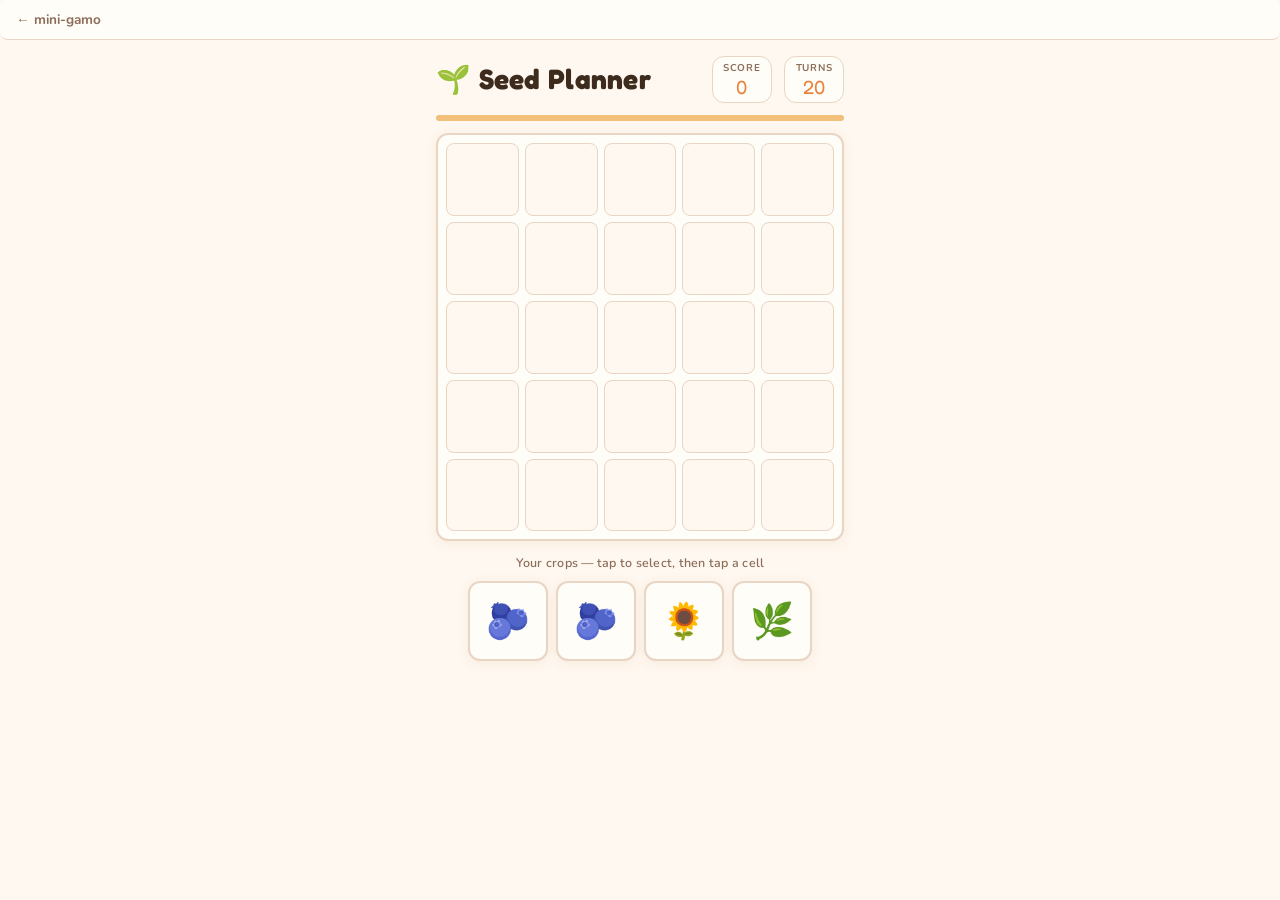
<file: games/seed-planner/index.html>
<!DOCTYPE html>
<html lang="en">
<head>
  <meta charset="UTF-8" />
  <meta name="viewport" content="width=device-width, initial-scale=1.0" />
  <title>Seed Planner — mini-gamo</title>
  <link rel="preconnect" href="https://fonts.googleapis.com" />
  <link rel="preconnect" href="https://fonts.gstatic.com" crossorigin />
  <link href="https://fonts.googleapis.com/css2?family=Fredoka+One&family=Nunito:wght@400;500;600;700;800&display=swap" rel="stylesheet" />
  <link rel="stylesheet" href="../../src/styles/main.css" />
  <link rel="stylesheet" href="style.css" />
</head>
<body>

  <!-- Back link -->
  <a class="back-link" href="../../index.html">← mini-gamo</a>

  <!-- Main game wrapper -->
  <main class="game-wrapper">

    <!-- Header -->
    <header class="game-header">
      <h1 class="game-title">🌱 Seed Planner</h1>
      <div class="game-meta">
        <div class="score-display">
          <span class="score-label">Score</span>
          <span class="score-value" id="score-display">0</span>
        </div>
        <div class="turns-display">
          <span class="score-label">Turns</span>
          <span class="score-value" id="turns-display">20</span>
        </div>
      </div>
    </header>

    <!-- Progress bar -->
    <div class="progress-bar-wrap" aria-label="Turns remaining">
      <div class="progress-bar" id="progress-bar" role="progressbar" aria-valuenow="20" aria-valuemin="0" aria-valuemax="20"></div>
    </div>

    <!-- Garden grid -->
    <div class="grid-container" id="grid-container" role="grid" aria-label="Garden grid">
      <!-- 25 cells generated by JS -->
    </div>

    <!-- Score popup container (floats above grid) -->
    <div class="score-popups" id="score-popups" aria-live="polite"></div>

    <!-- Hand of tiles -->
    <section class="hand-section" aria-label="Your crop hand">
      <p class="hand-label">Your crops — tap to select, then tap a cell</p>
      <div class="hand-row" id="hand-row">
        <!-- 4 tiles generated by JS -->
      </div>
    </section>

  </main>

  <!-- Game-over overlay -->
  <div class="overlay" id="game-over-overlay" hidden>
    <div class="overlay-card">
      <div class="overlay-emoji" id="overlay-emoji">🌾</div>
      <h2 class="overlay-title">Season Over!</h2>
      <div class="overlay-stars" id="overlay-stars"></div>
      <div class="overlay-score-block">
        <div class="overlay-score-row">
          <span>Final Score</span>
          <strong id="overlay-score">0</strong>
        </div>
        <div class="overlay-score-row overlay-score-row--hi">
          <span>Best Score</span>
          <strong id="overlay-hi">0</strong>
        </div>
      </div>
      <button class="btn-play-again" id="btn-play-again">Play Again</button>
    </div>
  </div>

  <script src="game.js"></script>
</body>
</html>
</file>
<file: games/firefly-catch/style.css>
/* Firefly Catch — Game Styles
   Imports global design tokens from main.css, then adds game-specific variables and rules.
   All colors in CSS rules use CSS variables only — no hardcoded hex values. */

@import url('../../src/styles/main.css');

/* ── Game-specific tokens ──────────────────────────────────────── */
:root {
  --color-meadow:        #2A1F14;   /* dark dusk play area             */
  --color-meadow-mid:    #1A1209;   /* deeper dusk for vignette        */
  --color-firefly:       #F2C078;   /* amber-golden firefly body       */
  --color-firefly-lit:   #FFE8A0;   /* bright lit state                */
  --color-firefly-glow:  rgba(242, 192, 120, 0.7);  /* glow shadow     */
  --color-spark:         #FFD966;   /* sparkle particle color          */
  --color-star:          rgba(255, 248, 230, 0.6);  /* faint bg stars  */
  --color-pip-full:      #F2A030;   /* lantern pip lit                 */
  --color-pip-empty:     #4A3828;   /* lantern pip lost                */
  --color-overlay:       rgba(26, 18, 9, 0.88);     /* game-over dark  */
  --color-wave-badge:    rgba(255, 253, 248, 0.12); /* wave info bg    */
}

/* ── Layout shell ──────────────────────────────────────────────── */
.game-shell {
  display: flex;
  flex-direction: column;
  min-height: 100dvh;
  background: var(--color-bg);
}

/* ── Top chrome bar ────────────────────────────────────────────── */
.game-header {
  background: var(--color-surface);
  border-bottom: 1.5px solid var(--color-border);
  padding: 0.55rem 1rem;
  display: flex;
  align-items: center;
  gap: 0.5rem;
  flex-wrap: wrap;
  user-select: none;
  position: relative;
  z-index: 10;
}

.back-link {
  white-space: nowrap;
  flex-shrink: 0;
}

.hud {
  display: flex;
  align-items: center;
  gap: 0.75rem;
  margin-left: auto;
  flex-wrap: wrap;
  justify-content: flex-end;
}

.hud__item {
  display: flex;
  align-items: center;
  gap: 0.3rem;
  font-family: var(--font-display);
  font-size: 1rem;
  color: var(--color-text);
  white-space: nowrap;
}

.hud__label {
  font-family: var(--font-body);
  font-size: 0.72rem;
  font-weight: 700;
  color: var(--color-muted);
  text-transform: uppercase;
  letter-spacing: 0.07em;
}

.hud__value {
  font-family: var(--font-display);
  font-size: 1.1rem;
  color: var(--color-primary);
  min-width: 1.6ch;
  text-align: right;
}

/* ── Lantern pips ──────────────────────────────────────────────── */
.pips {
  display: flex;
  align-items: center;
  gap: 0.22rem;
}

.pip {
  width: 18px;
  height: 18px;
  border-radius: 50%;
  background: var(--color-pip-full);
  box-shadow: 0 0 6px var(--color-pip-full);
  transition: background 0.35s, box-shadow 0.35s, transform 0.2s;
  position: relative;
}

.pip::before {
  content: '';
  position: absolute;
  inset: 3px;
  border-radius: 50%;
  background: var(--color-firefly-lit);
  opacity: 0.7;
}

.pip--empty {
  background: var(--color-pip-empty);
  box-shadow: none;
}

.pip--empty::before {
  opacity: 0;
}

.pip--shake {
  animation: pipShake 0.35s ease;
}

@keyframes pipShake {
  0%, 100% { transform: translateX(0); }
  25%       { transform: translateX(-3px) rotate(-10deg); }
  75%       { transform: translateX(3px) rotate(10deg); }
}

/* ── Timer bar ─────────────────────────────────────────────────── */
.timer-bar-wrap {
  height: 4px;
  background: var(--color-border);
  position: relative;
  overflow: hidden;
}

.timer-bar {
  height: 100%;
  background: var(--color-primary);
  width: 100%;
  transform-origin: left;
  transition: width 0.25s linear;
}

/* ── Play field ────────────────────────────────────────────────── */
.meadow {
  flex: 1;
  position: relative;
  background: var(--color-meadow);
  overflow: hidden;
  cursor: default;
  touch-action: manipulation;
  /* Radial vignette for depth */
  background-image:
    radial-gradient(ellipse 90% 80% at 50% 120%, var(--color-meadow-mid) 0%, transparent 70%);
}

/* ── Background star dots ──────────────────────────────────────── */
.star-layer {
  position: absolute;
  inset: 0;
  pointer-events: none;
  overflow: hidden;
}

.star {
  position: absolute;
  border-radius: 50%;
  background: var(--color-star);
  animation: starTwinkle var(--star-duration, 3s) ease-in-out infinite;
  animation-delay: var(--star-delay, 0s);
}

@keyframes starTwinkle {
  0%, 100% { opacity: 0.3; }
  50%       { opacity: 1; }
}

/* ── Firefly ───────────────────────────────────────────────────── */
.firefly {
  position: absolute;
  width: 44px;
  height: 44px;
  display: flex;
  align-items: center;
  justify-content: center;
  cursor: pointer;
  transform: translate(-50%, -50%);
  /* Enlarge tap target beyond visible dot */
}

.firefly__dot {
  width: 14px;
  height: 14px;
  border-radius: 50%;
  background: var(--color-firefly);
  opacity: 0;
  transition: none;
  pointer-events: none;
}

/* Phase: rising (pulse in) */
.firefly--rising .firefly__dot {
  animation: fireflyRise var(--ff-rise, 0.4s) ease-out forwards;
}

@keyframes fireflyRise {
  0%   { opacity: 0;   box-shadow: 0 0 0px 0px var(--color-firefly-glow); transform: scale(0.4); }
  100% { opacity: 1;   box-shadow: 0 0 10px 6px var(--color-firefly-glow); transform: scale(1); }
}

/* Phase: lit (fully bright, gentle pulse) */
.firefly--lit .firefly__dot {
  opacity: 1;
  box-shadow: 0 0 10px 6px var(--color-firefly-glow);
  animation: fireflyPulse 1.1s ease-in-out infinite;
}

@keyframes fireflyPulse {
  0%, 100% { box-shadow: 0 0 10px 6px var(--color-firefly-glow); transform: scale(1); }
  50%       { box-shadow: 0 0 16px 10px var(--color-firefly-glow); transform: scale(1.12); }
}

/* Phase: fading */
.firefly--fading .firefly__dot {
  animation: fireflyFade var(--ff-fade, 0.4s) ease-in forwards;
}

@keyframes fireflyFade {
  0%   { opacity: 1; box-shadow: 0 0 10px 6px var(--color-firefly-glow); transform: scale(1); }
  100% { opacity: 0; box-shadow: 0 0 0px 0px var(--color-firefly-glow); transform: scale(0.4); }
}

/* ── Sparkle burst ─────────────────────────────────────────────── */
.spark-container {
  position: absolute;
  pointer-events: none;
  transform: translate(-50%, -50%);
  width: 0;
  height: 0;
}

.spark {
  position: absolute;
  width: 6px;
  height: 6px;
  border-radius: 50%;
  background: var(--color-spark);
  animation: sparkFly var(--spark-dur, 0.55s) ease-out forwards;
}

@keyframes sparkFly {
  0%   {
    opacity: 1;
    transform: translate(0, 0) scale(1);
  }
  100% {
    opacity: 0;
    transform: translate(var(--spark-tx, 30px), var(--spark-ty, -30px)) scale(0.3);
  }
}

/* ── Score pop ─────────────────────────────────────────────────── */
.score-pop {
  position: absolute;
  font-family: var(--font-display);
  font-size: 1.1rem;
  color: var(--color-firefly-lit);
  pointer-events: none;
  transform: translate(-50%, -50%);
  animation: scorePop 0.75s ease-out forwards;
  text-shadow: 0 1px 6px var(--color-meadow);
  white-space: nowrap;
}

@keyframes scorePop {
  0%   { opacity: 1; transform: translate(-50%, -50%) scale(1); }
  60%  { opacity: 1; transform: translate(-50%, -120%) scale(1.15); }
  100% { opacity: 0; transform: translate(-50%, -180%) scale(0.9); }
}

/* ── Screens (start / inter-wave / game-over) ──────────────────── */
.screen {
  position: absolute;
  inset: 0;
  display: flex;
  flex-direction: column;
  align-items: center;
  justify-content: center;
  text-align: center;
  padding: 1.5rem;
  background: var(--color-overlay);
  z-index: 20;
  opacity: 0;
  pointer-events: none;
  transition: opacity 0.3s ease;
}

.screen--visible {
  opacity: 1;
  pointer-events: all;
}

.screen__emoji {
  font-size: 3.5rem;
  margin-bottom: 0.6rem;
  line-height: 1;
}

.screen__title {
  font-family: var(--font-display);
  font-size: clamp(1.6rem, 5vw, 2.4rem);
  color: var(--color-firefly-lit);
  margin-bottom: 0.5rem;
  letter-spacing: 0.02em;
}

.screen__sub {
  font-family: var(--font-body);
  font-size: 0.95rem;
  color: var(--color-accent);
  margin-bottom: 1.5rem;
  max-width: 300px;
  line-height: 1.5;
  font-weight: 600;
}

.screen__stats {
  display: flex;
  flex-direction: column;
  gap: 0.35rem;
  margin-bottom: 1.5rem;
  font-family: var(--font-body);
  font-size: 0.9rem;
  color: var(--color-accent);
  font-weight: 600;
}

.screen__stat {
  display: flex;
  align-items: center;
  justify-content: center;
  gap: 0.5rem;
}

.screen__stat-label {
  color: var(--color-muted);
}

.screen__stat-value {
  font-family: var(--font-display);
  font-size: 1.05rem;
  color: var(--color-firefly-lit);
}

.stars-display {
  font-size: 2rem;
  letter-spacing: 0.15em;
  margin-bottom: 1.25rem;
  filter: drop-shadow(0 0 8px var(--color-firefly-glow));
}

.star--empty {
  opacity: 0.25;
  filter: none;
}

/* ── Wave intro badge ──────────────────────────────────────────── */
.wave-badge {
  font-family: var(--font-display);
  font-size: 1.6rem;
  color: var(--color-firefly-lit);
  background: var(--color-wave-badge);
  border: 1.5px solid var(--color-accent);
  border-radius: var(--radius-card);
  padding: 0.5rem 1.4rem;
  margin-bottom: 1.2rem;
  letter-spacing: 0.04em;
}

/* ── Buttons ───────────────────────────────────────────────────── */
.btn-play {
  font-family: var(--font-body);
  font-size: 1rem;
  font-weight: 800;
  background: var(--color-primary);
  color: var(--color-surface);
  border: none;
  border-radius: var(--radius-btn);
  padding: 0.8rem 2.2rem;
  cursor: pointer;
  box-shadow: var(--shadow-btn);
  transition: background 0.15s, transform 0.15s;
  letter-spacing: 0.03em;
}

.btn-play:hover {
  background: var(--color-primary-hover);
  transform: translateY(-2px);
}

.btn-play:active {
  transform: translateY(0);
}

/* ── Responsive ────────────────────────────────────────────────── */
@media (max-width: 375px) {
  .hud__value {
    font-size: 0.95rem;
  }
  .pip {
    width: 15px;
    height: 15px;
  }
}
</file>
<file: src/styles/main.css>
/* mini-gamo — Global Design Tokens
   Import this file in every game: @import url('../../src/styles/main.css');
   Then use CSS variables throughout: var(--color-primary), etc.           */

:root {
  /* ── Colors ──────────────────────────────────────────────── */
  --color-bg:           #FFF8F0;   /* warm cream page background     */
  --color-surface:      #FFFDF8;   /* slightly lighter surface/card  */
  --color-primary:      #E8813A;   /* warm amber — buttons, accents  */
  --color-primary-hover:#D4712A;   /* darker amber on hover          */
  --color-secondary:    #C9956B;   /* muted terracotta               */
  --color-text:         #3D2C1E;   /* dark warm brown — body text    */
  --color-muted:        #8C6E5A;   /* subdued text / labels          */
  --color-accent:       #F2C078;   /* golden yellow highlight        */
  --color-accent-pale:  #FEF0D6;   /* pale golden background tint    */
  --color-border:       #E8D5C4;   /* soft beige borders             */

  /* ── Typography ──────────────────────────────────────────── */
  --font-display:       'Fredoka One', cursive;   /* headings / titles  */
  --font-body:          'Nunito', sans-serif;      /* all body text      */

  /* ── Shape ───────────────────────────────────────────────── */
  --radius-card:        12px;
  --radius-btn:         8px;
  --radius-tag:         20px;
  --radius-full:        9999px;

  /* ── Shadow ──────────────────────────────────────────────── */
  --shadow-card:        0 2px 12px rgba(180, 120, 60, 0.10);
  --shadow-card-hover:  0 8px 28px rgba(180, 120, 60, 0.18);
  --shadow-btn:         0 4px 14px rgba(232, 129, 58, 0.35);

  /* ── Spacing Scale ───────────────────────────────────────── */
  --space-xs:   0.25rem;
  --space-sm:   0.5rem;
  --space-md:   1rem;
  --space-lg:   1.5rem;
  --space-xl:   2.5rem;
  --space-2xl:  4rem;

  /* ── Layout ──────────────────────────────────────────────── */
  --max-w:      1100px;
}

/* ── Minimal game-page baseline reset ───────────────────────── */
*, *::before, *::after { box-sizing: border-box; margin: 0; padding: 0; }
html { scroll-behavior: smooth; }
body {
  background: var(--color-bg);
  color: var(--color-text);
  font-family: var(--font-body);
  font-size: 1rem;
  line-height: 1.6;
  -webkit-font-smoothing: antialiased;
}
a { color: inherit; text-decoration: none; }

/* ── Back-to-home link (used in every game page) ─────────────── */
.back-link {
  display: inline-flex;
  align-items: center;
  gap: 0.35rem;
  font-size: 0.85rem;
  font-weight: 700;
  color: var(--color-muted);
  padding: 0.6rem 1rem;
  border-radius: var(--radius-btn);
  transition: background 0.15s, color 0.15s;
}
.back-link:hover {
  background: var(--color-accent-pale);
  color: var(--color-primary);
}

/* ── Generic button ──────────────────────────────────────────── */
.btn {
  display: inline-flex;
  align-items: center;
  justify-content: center;
  gap: 0.4rem;
  font-family: var(--font-body);
  font-size: 0.95rem;
  font-weight: 800;
  border: none;
  cursor: pointer;
  border-radius: var(--radius-btn);
  padding: 0.7rem 1.5rem;
  transition: background 0.18s, transform 0.18s, box-shadow 0.18s;
  letter-spacing: 0.02em;
}
.btn--primary {
  background: var(--color-primary);
  color: #fff;
  box-shadow: var(--shadow-btn);
}
.btn--primary:hover {
  background: var(--color-primary-hover);
  transform: translateY(-2px);
}
.btn--primary:active { transform: translateY(0); }

.btn--ghost {
  background: transparent;
  color: var(--color-primary);
  border: 2px solid var(--color-primary);
}
.btn--ghost:hover {
  background: var(--color-accent-pale);
}
</file>
<file: games/garden-sequence/style.css>
/* ───────────────────────────────────────────────────────────────
   Garden Sequence — Game Styles
   Relies on CSS variables from ../../src/styles/main.css
─────────────────────────────────────────────────────────────── */

/* ── Gnome colour palette (all via vars) ────────────────────── */
:root {
  --gnome-hat:       var(--color-primary);
  --gnome-hat-brim:  var(--color-primary-hover);
  --gnome-skin:      #F4C89A;   /* skin-tone — defined as a var per project rules */
  --gnome-eye:       var(--color-text);
  --gnome-nose:      var(--color-secondary);
  --gnome-beard:     var(--color-surface);
  --gnome-coat:      var(--color-secondary);
  --gnome-shoe:      var(--color-text);
  --gnome-belt:      var(--color-accent);

  /* Local semantic colour */
  --color-danger:    #C0392B;   /* error/wrong-click red — defined as a var per project rules */

  --station-size:    clamp(100px, 22vw, 130px);
  --play-gap:        clamp(8px, 3vw, 24px);

  /* Glow colours — reference vars only in CSS rules */
  --glow-playback:   0 0 0 4px var(--color-accent), 0 0 24px 8px rgba(242,192,120,0.55);
  --glow-correct:    0 0 0 4px var(--color-primary), 0 0 28px 10px rgba(232,129,58,0.50);
  --glow-wrong:      0 0 0 4px var(--color-danger), 0 0 20px 8px rgba(192,57,43,0.40);
}

/* ── Back link override ──────────────────────────────────────── */
.back-link {
  position: relative;
  z-index: 10;
  margin: 0.5rem 0.75rem;
  display: inline-flex;
}

/* ── Page layout ─────────────────────────────────────────────── */
body {
  min-height: 100dvh;
  display: flex;
  flex-direction: column;
  overflow-x: hidden;
}

/* ── Garden background decorations ──────────────────────────── */
.garden-deco {
  position: fixed;
  inset: 0;
  pointer-events: none;
  z-index: 0;
  overflow: hidden;
}

.deco {
  position: absolute;
  font-size: 2rem;
  opacity: 0;
  transition: opacity 0.8s ease, transform 0.8s ease;
  transform: scale(0.6);
  user-select: none;
}

/* Milestone 5 — sunflowers */
.deco--sunflower-1 { bottom: 10%; left: 3%; font-size: 2.4rem; }
.deco--sunflower-2 { bottom: 8%;  right: 4%; font-size: 2rem; }

/* Milestone 8 — clover & butterfly */
.deco--clover     { top: 20%; left: 5%;  font-size: 1.8rem; }
.deco--butterfly  { top: 25%; right: 6%; font-size: 2rem;   animation: flutter 3s ease-in-out infinite; }

/* Milestone 12 — mushroom */
.deco--mushroom   { bottom: 20%; left: 45%; font-size: 1.6rem; }

@keyframes flutter {
  0%, 100% { transform: scale(1) translateY(0); }
  50%       { transform: scale(1.1) translateY(-8px); }
}

/* States added by JS */
.deco--visible {
  opacity: 1;
  transform: scale(1);
}

/* ── Main wrapper ────────────────────────────────────────────── */
.game-wrapper {
  position: relative;
  z-index: 1;
  flex: 1;
  display: flex;
  flex-direction: column;
  align-items: center;
  padding: 0.5rem 1rem 1.5rem;
  gap: 0.6rem;
  max-width: 520px;
  width: 100%;
  margin: 0 auto;
}

/* ── Header ──────────────────────────────────────────────────── */
.game-header {
  width: 100%;
  display: flex;
  align-items: center;
  justify-content: space-between;
  gap: 0.5rem;
}

.round-banner {
  display: flex;
  align-items: baseline;
  gap: 0.35rem;
  background: var(--color-accent-pale);
  border: 2px solid var(--color-accent);
  border-radius: var(--radius-full, 9999px);
  padding: 0.3rem 1rem;
}

.round-label {
  font-family: var(--font-body);
  font-size: 0.75rem;
  font-weight: 700;
  color: var(--color-muted);
  text-transform: uppercase;
  letter-spacing: 0.08em;
}

.round-number {
  font-family: var(--font-display);
  font-size: 1.4rem;
  color: var(--color-primary);
  line-height: 1;
}

.score-row {
  display: flex;
  gap: 0.5rem;
}

.score-pill {
  display: flex;
  flex-direction: column;
  align-items: center;
  background: var(--color-surface);
  border: 1.5px solid var(--color-border);
  border-radius: var(--radius-card);
  padding: 0.25rem 0.75rem;
  min-width: 54px;
}

.score-pill--hi {
  border-color: var(--color-accent);
  background: var(--color-accent-pale);
}

.score-label {
  font-size: 0.65rem;
  font-weight: 700;
  color: var(--color-muted);
  text-transform: uppercase;
  letter-spacing: 0.08em;
}

.score-value {
  font-family: var(--font-display);
  font-size: 1.15rem;
  color: var(--color-text);
  line-height: 1.1;
}

/* ── Status bar ──────────────────────────────────────────────── */
.status-bar {
  width: 100%;
  text-align: center;
  font-family: var(--font-body);
  font-size: 0.9rem;
  font-weight: 700;
  color: var(--color-muted);
  min-height: 1.4rem;
  letter-spacing: 0.02em;
}

/* ── Progress bar ────────────────────────────────────────────── */
.progress-wrap {
  width: 100%;
  display: flex;
  align-items: center;
  gap: 0.6rem;
}

.progress-track {
  flex: 1;
  height: 8px;
  background: var(--color-border);
  border-radius: var(--radius-full, 9999px);
  overflow: hidden;
}

.progress-fill {
  height: 100%;
  background: var(--color-primary);
  border-radius: var(--radius-full, 9999px);
  transition: width 0.25s ease;
  width: 0%;
}

.progress-label {
  font-size: 0.78rem;
  font-weight: 700;
  color: var(--color-muted);
  white-space: nowrap;
  min-width: 36px;
  text-align: right;
}

/* ── Play area ───────────────────────────────────────────────── */
.play-area {
  position: relative;
  width: 100%;
  /* 2×2 grid at corners */
  display: grid;
  grid-template-columns: 1fr 1fr;
  gap: var(--play-gap);
  aspect-ratio: 1 / 1;
  max-width: 380px;
}

/* ── Gnome ───────────────────────────────────────────────────── */
.gnome {
  position: absolute;
  /* Default center */
  top: 50%;
  left: 50%;
  transform: translate(-50%, -50%);
  width: 60px;
  height: 80px;
  z-index: 5;
  transition: top 0.45s cubic-bezier(0.34, 1.4, 0.64, 1),
              left 0.45s cubic-bezier(0.34, 1.4, 0.64, 1);
  pointer-events: none;
  filter: drop-shadow(0 3px 6px rgba(61,44,30,0.25));
}

.gnome--oops {
  animation: gnome-oops 0.55s ease both;
}

@keyframes gnome-oops {
  0%   { transform: translate(-50%, -50%) rotate(0deg); }
  20%  { transform: translate(-50%, -60%) rotate(-12deg); }
  40%  { transform: translate(-50%, -50%) rotate(10deg); }
  60%  { transform: translate(-50%, -58%) rotate(-8deg); }
  80%  { transform: translate(-50%, -50%) rotate(5deg); }
  100% { transform: translate(-50%, -50%) rotate(0deg); }
}

.gnome--bounce {
  animation: gnome-bounce 0.4s ease;
}

@keyframes gnome-bounce {
  0%   { transform: translate(-50%, -50%) scale(1); }
  40%  { transform: translate(-50%, -65%) scale(1.08); }
  70%  { transform: translate(-50%, -45%) scale(0.95); }
  100% { transform: translate(-50%, -50%) scale(1); }
}

/* ── Stations ────────────────────────────────────────────────── */
.station {
  position: relative;
  width: 100%;
  aspect-ratio: 1 / 1;
  display: flex;
  flex-direction: column;
  align-items: center;
  justify-content: center;
  gap: 0.4rem;
  background: var(--color-surface);
  border: 2px solid var(--color-border);
  border-radius: var(--radius-card);
  box-shadow: var(--shadow-card);
  cursor: pointer;
  transition: transform 0.15s ease, box-shadow 0.15s ease, border-color 0.15s ease, background 0.15s ease;
  padding: 0.4rem;
  outline: none;
  -webkit-tap-highlight-color: transparent;
}

.station:hover:not(:disabled) {
  transform: translateY(-3px) scale(1.03);
  box-shadow: var(--shadow-card-hover);
  border-color: var(--color-accent);
}

.station:active:not(:disabled) {
  transform: scale(0.96);
}

.station:disabled {
  cursor: default;
  pointer-events: none;
}

.station__icon {
  font-size: clamp(2rem, 8vw, 2.8rem);
  line-height: 1;
  display: block;
}

.station__label {
  font-family: var(--font-display);
  font-size: clamp(0.6rem, 2.5vw, 0.8rem);
  color: var(--color-muted);
  letter-spacing: 0.02em;
}

/* Playback glow — amber pulse */
.station--active-playback {
  box-shadow: var(--glow-playback);
  border-color: var(--color-accent);
  background: var(--color-accent-pale);
  animation: station-pulse 0.6s ease;
}

@keyframes station-pulse {
  0%   { box-shadow: var(--shadow-card); }
  40%  { box-shadow: var(--glow-playback); }
  100% { box-shadow: var(--glow-playback); }
}

/* Correct click — golden glow */
.station--correct {
  box-shadow: var(--glow-correct);
  border-color: var(--color-primary);
  background: var(--color-accent-pale);
  animation: station-correct 0.35s ease;
}

@keyframes station-correct {
  0%   { transform: scale(1); }
  50%  { transform: scale(1.07); }
  100% { transform: scale(1); }
}

/* Wrong click flash */
.station--wrong {
  box-shadow: var(--glow-wrong);
  border-color: var(--color-primary);
  animation: station-wrong 0.4s ease;
}

@keyframes station-wrong {
  0%, 100% { transform: translate(0); }
  20%       { transform: translateX(-6px); }
  40%       { transform: translateX(6px); }
  60%       { transform: translateX(-4px); }
  80%       { transform: translateX(4px); }
}

/* ── Retry pips ──────────────────────────────────────────────── */
.retry-row {
  display: flex;
  gap: 0.5rem;
  align-items: center;
}

.retry-pip {
  width: 14px;
  height: 14px;
  border-radius: 50%;
  background: var(--color-border);
  display: block;
  transition: background 0.3s ease, transform 0.3s ease;
}

.retry-pip--active {
  background: var(--color-primary);
  box-shadow: 0 0 6px rgba(232,129,58,0.5);
}

.retry-pip--lost {
  background: var(--color-border);
  transform: scale(0.75);
}

/* ── Overlays ────────────────────────────────────────────────── */
.overlay {
  position: fixed;
  inset: 0;
  z-index: 50;
  background: rgba(61, 44, 30, 0.55);
  backdrop-filter: blur(4px);
  -webkit-backdrop-filter: blur(4px);
  display: flex;
  align-items: center;
  justify-content: center;
  padding: 1.5rem;
  animation: overlay-in 0.35s ease both;
}

@keyframes overlay-in {
  from { opacity: 0; }
  to   { opacity: 1; }
}

.overlay[hidden] {
  display: none;
}

.overlay-card {
  background: var(--color-surface);
  border: 2px solid var(--color-border);
  border-radius: var(--radius-card);
  box-shadow: 0 12px 40px rgba(61,44,30,0.28);
  padding: 2rem 1.75rem;
  max-width: 340px;
  width: 100%;
  display: flex;
  flex-direction: column;
  align-items: center;
  gap: 1rem;
  animation: card-in 0.4s cubic-bezier(0.34, 1.4, 0.64, 1) both;
}

@keyframes card-in {
  from { transform: scale(0.85) translateY(20px); opacity: 0; }
  to   { transform: scale(1) translateY(0); opacity: 1; }
}

.overlay-emoji {
  font-size: 3.2rem;
  line-height: 1;
}

.overlay-title {
  font-family: var(--font-display);
  font-size: 1.8rem;
  color: var(--color-text);
  letter-spacing: 0.01em;
  text-align: center;
}

.overlay-desc {
  font-size: 0.92rem;
  color: var(--color-muted);
  text-align: center;
  line-height: 1.6;
}

/* Stars */
.overlay-stars {
  display: flex;
  gap: 0.3rem;
  font-size: 1.8rem;
  letter-spacing: 0.1em;
}

/* Stats block */
.overlay-stats {
  width: 100%;
  display: flex;
  flex-direction: column;
  gap: 0.4rem;
  background: var(--color-bg);
  border-radius: var(--radius-btn);
  padding: 0.85rem 1rem;
  border: 1.5px solid var(--color-border);
}

.stat-row {
  display: flex;
  justify-content: space-between;
  align-items: center;
}

.stat-row--hi {
  border-top: 1px solid var(--color-border);
  padding-top: 0.4rem;
  margin-top: 0.2rem;
}

.stat-label {
  font-size: 0.82rem;
  font-weight: 700;
  color: var(--color-muted);
  letter-spacing: 0.04em;
}

.stat-value {
  font-family: var(--font-display);
  font-size: 1.3rem;
  color: var(--color-primary);
}

/* ── Button (play again) ─────────────────────────────────────── */
.btn--primary {
  width: 100%;
  font-size: 1rem;
  padding: 0.85rem 1.5rem;
  letter-spacing: 0.02em;
}

/* ── Responsive tweaks ──────────────────────────────────────── */
@media (min-width: 480px) {
  .play-area {
    max-width: 440px;
  }
  .gnome {
    width: 64px;
    height: 84px;
  }
}

@media (max-width: 375px) {
  .station__label {
    display: none;
  }
  .game-wrapper {
    padding: 0.4rem 0.6rem 1rem;
  }
}
</file>
<file: games/honey-stack/style.css>
/* ── Honey Stack — Game-specific tokens ─────────────────────────── */
:root {
  --bee-amber:         var(--color-accent);
  --bee-dark:          var(--color-text);
  --bee-wing:          var(--color-surface);
  --color-overlay:     rgba(61, 44, 30, 0.60);
  --flower-petal:      var(--color-accent);
  --flower-center:     var(--color-surface);
  --shadow-flower:     0 4px 18px rgba(180, 120, 60, 0.22);
  --shadow-btn-primary:  0 4px 14px rgba(232, 129, 58, 0.35);
  --shadow-btn-secondary: 0 6px 18px rgba(201, 149, 107, 0.40);
  --multiplier-glow-3: 0 0 12px rgba(232, 129, 58, 0.55);
  --multiplier-glow-4: 0 0 20px rgba(232, 129, 58, 0.80);
}

/* ── Back link ──────────────────────────────────────────────────── */
.back-link {
  display: inline-flex;
  align-items: center;
  gap: 0.3rem;
  padding: 0.55rem 1rem;
  font-size: 0.85rem;
  font-weight: 700;
  color: var(--color-muted);
  border-bottom: 1px solid var(--color-border);
  width: 100%;
  background: var(--color-surface);
  transition: color 0.15s;
}
.back-link:hover { color: var(--color-primary); }

/* ── Timer bar (top edge) ───────────────────────────────────────── */
.timer-bar-wrap {
  position: fixed;
  top: 0;
  left: 0;
  width: 100%;
  height: 5px;
  z-index: 50;
  background: var(--color-border);
}
.timer-bar {
  height: 100%;
  width: 100%;
  background: var(--color-accent);
  transition: width 0.1s linear, background 0.3s;
  transform-origin: left center;
}
/* Pulse animation when under 10 seconds */
@keyframes timer-pulse {
  0%, 100% { opacity: 1; }
  50%       { opacity: 0.45; }
}
.timer-bar--urgent {
  background: var(--color-primary);
  animation: timer-pulse 0.7s ease-in-out infinite;
}

/* ── Game wrapper ───────────────────────────────────────────────── */
.game-wrapper {
  max-width: 440px;
  margin: 0 auto;
  padding: 0.75rem 1rem 2rem;
  display: flex;
  flex-direction: column;
  gap: 1rem;
  min-height: calc(100dvh - 45px);
}

/* ── Header row ─────────────────────────────────────────────────── */
.game-header {
  display: flex;
  align-items: center;
  gap: 0.6rem;
  padding-top: 0.25rem;
}
.score-display,
.timer-display {
  display: flex;
  flex-direction: column;
  align-items: center;
  background: var(--color-surface);
  border: 1.5px solid var(--color-border);
  border-radius: var(--radius-card);
  padding: 0.25rem 0.65rem;
  min-width: 56px;
}
.score-label {
  font-size: 0.60rem;
  font-weight: 700;
  color: var(--color-muted);
  text-transform: uppercase;
  letter-spacing: 0.08em;
}
.score-value {
  font-family: var(--font-display);
  font-size: 1.2rem;
  color: var(--color-primary);
  line-height: 1.1;
}

/* Push multiplier badge to the right */
.multiplier-badge {
  margin-left: auto;
  display: flex;
  align-items: center;
  gap: 0.05em;
  background: var(--color-accent-pale);
  border: 2px solid var(--color-accent);
  border-radius: var(--radius-full, 9999px);
  padding: 0.3rem 0.9rem;
  font-family: var(--font-display);
  font-size: 1.2rem;
  color: var(--color-text);
  transition: background 0.25s, box-shadow 0.25s, border-color 0.25s;
  user-select: none;
}
.multiplier-x {
  font-size: 0.9rem;
  opacity: 0.7;
}

/* Glow at higher tiers */
.multiplier-badge[data-tier="3"] {
  background: var(--color-accent);
  border-color: var(--color-primary);
  color: var(--color-surface);
  box-shadow: var(--multiplier-glow-3);
}
.multiplier-badge[data-tier="3"] .multiplier-x { opacity: 0.85; }

.multiplier-badge[data-tier="4"] {
  background: var(--color-primary);
  border-color: var(--color-primary-hover);
  color: var(--color-surface);
  box-shadow: var(--multiplier-glow-4);
}
.multiplier-badge[data-tier="4"] .multiplier-x { opacity: 0.9; }

/* ── Bee stage ──────────────────────────────────────────────────── */
.bee-stage {
  display: flex;
  justify-content: center;
  align-items: center;
  flex: 1;
  min-height: 160px;
  position: relative;
}

/* Bee character wrapper */
.bee {
  display: flex;
  flex-direction: column;
  align-items: center;
  gap: 0.35rem;
  position: relative;
}

/* Default idle float */
@keyframes bee-float {
  0%, 100% { transform: translateY(0); }
  50%       { transform: translateY(-10px); }
}
.bee {
  animation: bee-float 2.4s ease-in-out infinite;
}

/* Fly-in from top */
@keyframes bee-fly-in {
  from { opacity: 0; transform: translateY(-70px) scale(0.8); }
  to   { opacity: 1; transform: translateY(0) scale(1); }
}
.bee--flying-in {
  animation: bee-fly-in 0.45s cubic-bezier(0.34, 1.56, 0.64, 1) both;
}

/* Land bounce on correct */
@keyframes bee-land {
  0%   { transform: translateY(0) scale(1); }
  40%  { transform: translateY(12px) scale(1.1, 0.9); }
  70%  { transform: translateY(-5px) scale(0.95, 1.05); }
  100% { transform: translateY(0) scale(1); }
}
.bee--landing {
  animation: bee-land 0.4s ease both;
}

/* Tumble on wrong */
@keyframes bee-tumble {
  0%   { transform: rotate(0deg) translateX(0); }
  30%  { transform: rotate(-30deg) translateX(-14px) translateY(6px); }
  60%  { transform: rotate(20deg) translateX(10px) translateY(12px); }
  100% { transform: rotate(-10deg) translateX(-5px) translateY(20px); opacity: 0; }
}
.bee--tumbling {
  animation: bee-tumble 0.55s ease forwards;
}

.bee-svg {
  width: 56px;
  height: 56px;
  flex-shrink: 0;
}

/* Chalkboard-style sign */
.bee-sign {
  background: var(--color-text);
  color: var(--color-surface);
  font-family: var(--font-display);
  font-size: 1.35rem;
  padding: 0.3rem 0.85rem;
  border-radius: 6px;
  border: 2px solid var(--color-secondary);
  box-shadow: 2px 3px 0 rgba(61, 44, 30, 0.30);
  white-space: nowrap;
  min-width: 80px;
  text-align: center;
  position: relative;
}
/* small stem connecting sign to bee */
.bee-sign::before {
  content: '';
  position: absolute;
  top: -8px;
  left: 50%;
  transform: translateX(-50%);
  width: 2px;
  height: 8px;
  background: var(--color-secondary);
}

/* Honey drop particles */
@keyframes honey-drop {
  0%   { opacity: 1; transform: translateY(0) scale(1); }
  100% { opacity: 0; transform: translateY(-50px) scale(0.6); }
}
.honey-drop {
  position: absolute;
  width: 10px;
  height: 14px;
  background: var(--color-accent);
  border-radius: 50% 50% 50% 50% / 30% 30% 70% 70%;
  animation: honey-drop 0.75s ease forwards;
  pointer-events: none;
}

/* ── Flowers row ────────────────────────────────────────────────── */
.flowers-row {
  display: flex;
  justify-content: space-around;
  align-items: flex-end;
  gap: 0.6rem;
  padding: 0.25rem 0 0.5rem;
}

/* Each flower is a button */
.flower {
  flex: 1;
  max-width: 110px;
  aspect-ratio: 1;
  position: relative;
  background: transparent;
  border: none;
  cursor: pointer;
  display: flex;
  align-items: center;
  justify-content: center;
  padding: 0;
  border-radius: 50%;
  transition: transform 0.15s;
  user-select: none;
  -webkit-user-select: none;
}
.flower:hover:not(:disabled) {
  transform: translateY(-5px) scale(1.06);
}
.flower:active:not(:disabled) {
  transform: scale(0.95);
}
.flower:disabled {
  cursor: default;
  pointer-events: none;
}
.flower:focus-visible {
  outline: 3px solid var(--color-primary);
  outline-offset: 4px;
}

/* Petals: 8-petal radial pattern via pseudo-elements + siblings */
.flower__petals {
  position: absolute;
  inset: 0;
  border-radius: 50%;
}
/* Create 8 petals via box-shadow on a single element */
.flower__petals::before,
.flower__petals::after {
  content: '';
  position: absolute;
  inset: 0;
  border-radius: 50%;
  background: var(--flower-petal);
}
/* Use layered box-shadows to fake petals around the edge */
.flower__petals::before {
  box-shadow:
    0 -38% 0 5px var(--flower-petal),
    0  38% 0 5px var(--flower-petal),
    -38% 0 0 5px var(--flower-petal),
     38% 0 0 5px var(--flower-petal);
  border-radius: 50%;
  transform: scale(0.55);
}
.flower__petals::after {
  box-shadow:
    -27% -27% 0 5px var(--flower-petal),
     27% -27% 0 5px var(--flower-petal),
    -27%  27% 0 5px var(--flower-petal),
     27%  27% 0 5px var(--flower-petal);
  border-radius: 50%;
  transform: scale(0.55) rotate(45deg);
}

/* Center circle of flower */
.flower__center {
  position: relative;
  z-index: 2;
  background: var(--flower-center);
  border: 3px solid var(--color-accent);
  border-radius: 50%;
  width: 58%;
  aspect-ratio: 1;
  display: flex;
  align-items: center;
  justify-content: center;
  box-shadow: 0 2px 8px rgba(180, 120, 60, 0.18);
  transition: background 0.15s, border-color 0.15s;
}

.flower__number {
  font-family: var(--font-display);
  font-size: clamp(1.1rem, 4vw, 1.5rem);
  color: var(--color-text);
  line-height: 1;
}

/* Keyboard hint label */
.flower__key-hint {
  position: absolute;
  bottom: -1.4rem;
  left: 50%;
  transform: translateX(-50%);
  font-size: 0.68rem;
  font-weight: 700;
  color: var(--color-muted);
  background: var(--color-accent-pale);
  border: 1px solid var(--color-border);
  border-radius: 4px;
  padding: 0.1rem 0.35rem;
  letter-spacing: 0.04em;
  white-space: nowrap;
}

/* Correct answer pulse */
@keyframes flower-correct {
  0%   { transform: scale(1); }
  35%  { transform: scale(1.18); }
  65%  { transform: scale(0.96); }
  100% { transform: scale(1); }
}
.flower--correct {
  animation: flower-correct 0.45s cubic-bezier(0.34, 1.56, 0.64, 1) both;
}
.flower--correct .flower__center {
  background: var(--color-accent-pale);
  border-color: var(--color-primary);
}

/* Wrong-answer highlight (briefly shows correct) */
.flower--reveal {
  animation: flower-correct 0.5s ease both;
}
.flower--reveal .flower__center {
  background: var(--color-accent);
  border-color: var(--color-primary);
}

/* Wrong flower flash red-ish */
@keyframes flower-wrong {
  0%, 100% { filter: none; }
  40%  { filter: brightness(0.75) saturate(1.5); }
}
.flower--wrong {
  animation: flower-wrong 0.4s ease both;
}
.flower--wrong .flower__center {
  background: var(--color-border);
  border-color: var(--color-secondary);
}

/* ── Streak bar ─────────────────────────────────────────────────── */
.streak-bar {
  display: flex;
  align-items: center;
  justify-content: center;
  gap: 0.5rem;
  padding-bottom: 0.5rem;
}
.streak-label {
  font-size: 0.72rem;
  font-weight: 700;
  color: var(--color-muted);
  text-transform: uppercase;
  letter-spacing: 0.08em;
}
.streak-value {
  font-family: var(--font-display);
  font-size: 1.1rem;
  color: var(--color-primary);
}

/* ── Game-over overlay ──────────────────────────────────────────── */
.overlay {
  position: fixed;
  inset: 0;
  background: var(--color-overlay);
  backdrop-filter: blur(4px);
  -webkit-backdrop-filter: blur(4px);
  display: flex;
  align-items: center;
  justify-content: center;
  padding: 1.5rem;
  z-index: 200;
}
.overlay[hidden] { display: none; }

@keyframes card-in {
  from { opacity: 0; transform: scale(0.82) translateY(20px); }
  to   { opacity: 1; transform: scale(1) translateY(0); }
}
.overlay-card {
  background: var(--color-surface);
  border: 2px solid var(--color-border);
  border-radius: var(--radius-card);
  box-shadow: var(--shadow-card);
  padding: 2rem 1.75rem;
  max-width: 340px;
  width: 100%;
  display: flex;
  flex-direction: column;
  align-items: center;
  gap: 1rem;
  animation: card-in 0.4s cubic-bezier(0.34, 1.56, 0.64, 1) both;
}

.overlay-emoji {
  font-size: 3.5rem;
  line-height: 1;
}
.overlay-title {
  font-family: var(--font-display);
  font-size: 1.8rem;
  color: var(--color-text);
  text-align: center;
}
.overlay-stars {
  font-size: 2rem;
  letter-spacing: 0.15rem;
  line-height: 1;
  color: var(--color-border);
}
.overlay-stars--earned {
  color: var(--color-accent);
}

.overlay-score-block {
  width: 100%;
  background: var(--color-bg);
  border: 1.5px solid var(--color-border);
  border-radius: var(--radius-btn);
  overflow: hidden;
}
.overlay-score-row {
  display: flex;
  justify-content: space-between;
  align-items: center;
  padding: 0.6rem 0.9rem;
  font-size: 0.9rem;
  color: var(--color-muted);
  font-weight: 600;
}
.overlay-score-row + .overlay-score-row {
  border-top: 1px solid var(--color-border);
}
.overlay-score-row strong {
  font-family: var(--font-display);
  font-size: 1.25rem;
  color: var(--color-primary);
}
.overlay-score-row--hi strong {
  color: var(--color-secondary);
}

.btn-play-again {
  display: inline-flex;
  align-items: center;
  justify-content: center;
  width: 100%;
  background: var(--color-primary);
  color: var(--color-surface);
  font-family: var(--font-body);
  font-size: 1rem;
  font-weight: 800;
  padding: 0.8rem 1.5rem;
  border-radius: var(--radius-btn);
  border: none;
  cursor: pointer;
  box-shadow: var(--shadow-btn-primary);
  transition: background 0.15s, transform 0.15s, box-shadow 0.15s;
  letter-spacing: 0.02em;
}
.btn-play-again:hover {
  background: var(--color-secondary);
  transform: translateY(-2px);
  box-shadow: var(--shadow-btn-secondary);
}
.btn-play-again:active { transform: translateY(0); }

/* ── Responsive tweaks ──────────────────────────────────────────── */
@media (min-width: 400px) {
  .bee-sign { font-size: 1.5rem; }
  .bee-svg  { width: 64px; height: 64px; }
}
@media (min-width: 480px) {
  .flower__number { font-size: 1.6rem; }
  .flowers-row    { gap: 1rem; }
}
</file>
<file: games/mug-unscramble/style.css>
/* ─── Mug Unscramble — Game Styles ───────────────────────────── */
@import url('../../src/styles/main.css');

:root {
  --shadow-letter-tile: 0 2px 6px rgba(180, 120, 60, 0.25);
}

/* ─── Page Layout ─────────────────────────────────────────────── */
body {
  min-height: 100dvh;
  display: flex;
  flex-direction: column;
  overflow-x: hidden;
}

/* ─── Top Nav Bar ─────────────────────────────────────────────── */
.game-nav {
  display: flex;
  align-items: center;
  justify-content: space-between;
  padding: 0.6rem 1rem;
  background: var(--color-surface);
  border-bottom: 1.5px solid var(--color-border);
  position: sticky;
  top: 0;
  z-index: 50;
}

/* ─── Score Header Bar ────────────────────────────────────────── */
.score-bar {
  background: var(--color-accent-pale);
  border-bottom: 1.5px solid var(--color-accent);
  padding: 0.55rem 1rem;
  display: flex;
  align-items: center;
  justify-content: space-between;
  gap: 0.5rem;
  font-family: var(--font-display);
}

.score-bar__item {
  display: flex;
  flex-direction: column;
  align-items: center;
  gap: 0.1rem;
  line-height: 1;
}

.score-bar__label {
  font-family: var(--font-body);
  font-size: 0.65rem;
  font-weight: 700;
  color: var(--color-muted);
  text-transform: uppercase;
  letter-spacing: 0.07em;
}

.score-bar__value {
  font-family: var(--font-display);
  font-size: 1.15rem;
  color: var(--color-text);
}

.score-bar__value--score {
  color: var(--color-primary);
}

/* ─── Hint button area ────────────────────────────────────────── */
.hint-area {
  display: flex;
  align-items: center;
  gap: 0.4rem;
}

.hint-btn {
  background: var(--color-surface);
  border: 1.5px solid var(--color-accent);
  border-radius: var(--radius-btn);
  font-family: var(--font-body);
  font-size: 0.78rem;
  font-weight: 800;
  color: var(--color-secondary);
  padding: 0.35rem 0.75rem;
  cursor: pointer;
  transition: background 0.15s, border-color 0.15s, opacity 0.15s;
  white-space: nowrap;
}

.hint-btn:hover:not(:disabled) {
  background: var(--color-accent-pale);
  border-color: var(--color-primary);
  color: var(--color-primary);
}

.hint-btn:disabled {
  opacity: 0.38;
  cursor: not-allowed;
}

/* ─── Main Game Container ─────────────────────────────────────── */
.game-main {
  flex: 1;
  display: flex;
  flex-direction: column;
  align-items: center;
  padding: 1rem 0.75rem 1.5rem;
  gap: 1.1rem;
  max-width: 480px;
  margin: 0 auto;
  width: 100%;
}

/* ─── Attempt dots ────────────────────────────────────────────── */
.attempt-dots {
  display: flex;
  gap: 0.45rem;
  justify-content: center;
}

.attempt-dot {
  width: 11px;
  height: 11px;
  border-radius: 50%;
  background: var(--color-border);
  border: 1.5px solid var(--color-accent);
  transition: background 0.25s;
}

.attempt-dot--used {
  background: var(--color-secondary);
  border-color: var(--color-secondary);
}

/* ─── Mug Wrapper (slide in/out transitions) ─────────────────── */
.mug-wrapper {
  width: 100%;
  display: flex;
  justify-content: center;
  position: relative;
  overflow: hidden;
}

/* ─── SVG Mug ─────────────────────────────────────────────────── */
.mug-svg-container {
  position: relative;
  width: 220px;
  height: 220px;
  flex-shrink: 0;
  transition: transform 0.5s cubic-bezier(.4,0,.2,1);
}

.mug-svg-container.slide-out-left {
  transform: translateX(-140%);
}

.mug-svg-container.slide-in-right {
  transform: translateX(140%);
}

.mug-svg-container.slide-to-center {
  transform: translateX(0);
  transition: transform 0.45s cubic-bezier(.4,0,.2,1);
}

/* Glow ring on correct answer */
.mug-glow {
  position: absolute;
  inset: -12px;
  border-radius: 50%;
  pointer-events: none;
  opacity: 0;
  background: radial-gradient(ellipse 70% 70% at 50% 60%, var(--color-accent), transparent 70%);
  transition: opacity 0.3s;
}

.mug-svg-container.mug--correct .mug-glow {
  animation: mugGlow 1.2s ease-out forwards;
}

@keyframes mugGlow {
  0%   { opacity: 0; transform: scale(0.8); }
  30%  { opacity: 0.85; transform: scale(1.1); }
  100% { opacity: 0; transform: scale(1.3); }
}

/* ─── Steam Animations ────────────────────────────────────────── */
.steam-group {
  position: absolute;
  top: -32px;
  left: 50%;
  transform: translateX(-50%);
  display: flex;
  gap: 12px;
  pointer-events: none;
}

.steam-line {
  width: 6px;
  height: 28px;
  border-radius: 4px;
  background: var(--color-border);
  opacity: 0;
  transform-origin: bottom center;
}

.steam-line--1 { animation: steamRise 2.4s ease-in-out infinite 0s; }
.steam-line--2 { animation: steamRise 2.4s ease-in-out infinite 0.6s; }
.steam-line--3 { animation: steamRise 2.4s ease-in-out infinite 1.2s; }

@keyframes steamRise {
  0%   { opacity: 0;    transform: translateY(0)   scaleX(1) }
  20%  { opacity: 0.55; transform: translateY(-6px) scaleX(1.1) }
  80%  { opacity: 0.2;  transform: translateY(-22px) scaleX(0.8) }
  100% { opacity: 0;    transform: translateY(-32px) scaleX(0.7) }
}

/* Big steam burst on correct answer */
.mug-svg-container.mug--correct .steam-line {
  animation: steamBurst 1.6s ease-out forwards;
}

@keyframes steamBurst {
  0%   { opacity: 0;    transform: translateY(0)   scaleX(1) }
  15%  { opacity: 0.9;  transform: translateY(-8px) scaleX(1.3) }
  100% { opacity: 0;    transform: translateY(-50px) scaleX(0.5) }
}

/* ─── Letter tiles inside the mug body ───────────────────────── */
.mug-letters {
  position: absolute;
  /* positioned over the mug body area */
  top: 68px;
  left: 28px;
  right: 28px;
  bottom: 52px;
  display: flex;
  flex-wrap: wrap;
  align-items: center;
  justify-content: center;
  gap: 5px;
  padding: 6px;
}

.letter-tile {
  display: inline-flex;
  align-items: center;
  justify-content: center;
  width: 34px;
  height: 34px;
  background: var(--color-primary);
  color: var(--color-surface);
  font-family: var(--font-display);
  font-size: 1.1rem;
  border-radius: var(--radius-btn);
  cursor: pointer;
  border: none;
  box-shadow: var(--shadow-letter-tile);
  transition: transform 0.12s, background 0.12s, opacity 0.15s;
  user-select: none;
  -webkit-user-select: none;
  position: relative;
}

.letter-tile:hover:not(:disabled) {
  background: var(--color-primary-hover);
  transform: scale(1.12) translateY(-2px);
}

.letter-tile:active:not(:disabled) {
  transform: scale(0.96);
}

.letter-tile:disabled,
.letter-tile--used {
  opacity: 0;
  pointer-events: none;
}

.letter-tile--hint {
  background: var(--color-accent);
  color: var(--color-text);
  cursor: default;
  pointer-events: none;
}

/* ─── Answer Tray ─────────────────────────────────────────────── */
.answer-tray {
  display: flex;
  justify-content: center;
  gap: 6px;
  flex-wrap: wrap;
  min-height: 48px;
}

.tray-slot {
  width: 38px;
  height: 44px;
  border: 2px solid var(--color-accent);
  border-radius: var(--radius-btn);
  background: var(--color-surface);
  display: flex;
  align-items: center;
  justify-content: center;
  transition: border-color 0.2s, background 0.2s;
}

.tray-slot--filled {
  background: var(--color-accent-pale);
  border-color: var(--color-primary);
}

.tray-slot--hint-placed {
  background: var(--color-accent);
  border-color: var(--color-accent);
}

.tray-slot .letter-tile {
  width: 30px;
  height: 30px;
  font-size: 0.95rem;
  box-shadow: none;
}

.tray-slot .letter-tile:hover:not(:disabled) {
  background: var(--color-secondary);
}

/* ─── Shake animation (wrong answer) ─────────────────────────── */
.answer-tray.shake {
  animation: shakeX 0.45s ease both;
}

@keyframes shakeX {
  0%, 100% { transform: translateX(0); }
  15%       { transform: translateX(-10px); }
  30%       { transform: translateX(10px); }
  45%       { transform: translateX(-8px); }
  60%       { transform: translateX(8px); }
  75%       { transform: translateX(-4px); }
  90%       { transform: translateX(4px); }
}

/* ─── Feedback label ──────────────────────────────────────────── */
.feedback-label {
  font-family: var(--font-display);
  font-size: 1.05rem;
  text-align: center;
  min-height: 1.4em;
  color: var(--color-muted);
  transition: color 0.2s;
}

.feedback-label--correct {
  color: var(--color-primary);
}

.feedback-label--wrong {
  color: var(--color-secondary);
}

.feedback-label--reveal {
  color: var(--color-text);
}

/* ─── Game Over Screen ────────────────────────────────────────── */
.game-over {
  display: none;
  flex-direction: column;
  align-items: center;
  justify-content: center;
  text-align: center;
  gap: 1.1rem;
  padding: 2rem 1.25rem;
  max-width: 420px;
  margin: 0 auto;
  width: 100%;
  flex: 1;
  animation: fadeUp 0.5s ease both;
}

.game-over.visible {
  display: flex;
}

@keyframes fadeUp {
  from { opacity: 0; transform: translateY(18px); }
  to   { opacity: 1; transform: translateY(0); }
}

.game-over__mug-emoji {
  font-size: 4rem;
  line-height: 1;
}

.game-over__title {
  font-family: var(--font-display);
  font-size: 2rem;
  color: var(--color-text);
}

.game-over__stars {
  font-size: 2.2rem;
  letter-spacing: 0.15em;
  line-height: 1;
}

.game-over__score-box {
  background: var(--color-accent-pale);
  border: 2px solid var(--color-accent);
  border-radius: var(--radius-card);
  padding: 1rem 2rem;
  display: flex;
  flex-direction: column;
  gap: 0.3rem;
  width: 100%;
  max-width: 280px;
}

.game-over__score-box p {
  font-size: 0.8rem;
  font-weight: 700;
  color: var(--color-muted);
  text-transform: uppercase;
  letter-spacing: 0.07em;
}

.game-over__score-big {
  font-family: var(--font-display);
  font-size: 2.6rem;
  color: var(--color-primary);
  line-height: 1;
}

.game-over__hi {
  font-size: 0.85rem;
  font-weight: 700;
  color: var(--color-muted);
}

.play-again-btn {
  margin-top: 0.4rem;
  width: 100%;
  max-width: 260px;
  padding: 0.85rem 1.5rem;
  font-size: 1.05rem;
}

/* ─── Responsive tweaks ───────────────────────────────────────── */
@media (min-width: 480px) {
  .mug-svg-container {
    width: 260px;
    height: 260px;
  }

  .mug-letters {
    top: 80px;
    left: 32px;
    right: 32px;
    bottom: 62px;
    gap: 7px;
  }

  .letter-tile {
    width: 38px;
    height: 38px;
    font-size: 1.2rem;
  }

  .tray-slot {
    width: 44px;
    height: 50px;
  }
}

@media (min-width: 640px) {
  .game-main {
    padding: 1.5rem 1.5rem 2rem;
    gap: 1.4rem;
  }
}
</file>
<file: games/seed-planner/style.css>
/* ── Local tokens (game-specific) ───────────────────────────────── */
:root {
  --color-overlay:        rgba(61, 44, 30, 0.55);
  --shadow-popup-text:    0 1px 3px rgba(180, 120, 60, 0.22);
  --shadow-btn-primary:   0 4px 14px rgba(232, 129, 58, 0.35);
  --shadow-btn-secondary: 0 6px 18px rgba(201, 149, 107, 0.4);
}

/* ── Reset / base ───────────────────────────────────────────────── */
*, *::before, *::after { box-sizing: border-box; margin: 0; padding: 0; }

body {
  background: var(--color-bg);
  color: var(--color-text);
  font-family: var(--font-body);
  font-size: 1rem;
  line-height: 1.6;
  min-height: 100dvh;
  -webkit-font-smoothing: antialiased;
}

a { color: inherit; text-decoration: none; }

/* ── Back link ──────────────────────────────────────────────────── */
.back-link {
  display: inline-flex;
  align-items: center;
  gap: 0.3rem;
  padding: 0.55rem 1rem;
  font-size: 0.85rem;
  font-weight: 700;
  color: var(--color-muted);
  border-bottom: 1px solid var(--color-border);
  width: 100%;
  background: var(--color-surface);
  transition: color 0.15s;
}
.back-link:hover { color: var(--color-primary); }

/* ── Game wrapper ───────────────────────────────────────────────── */
.game-wrapper {
  max-width: 440px;
  margin: 0 auto;
  padding: 1rem 1rem 2rem;
  display: flex;
  flex-direction: column;
  gap: 0.75rem;
  position: relative;
}

/* ── Header row ─────────────────────────────────────────────────── */
.game-header {
  display: flex;
  align-items: center;
  justify-content: space-between;
  gap: 0.5rem;
}
.game-title {
  font-family: var(--font-display);
  font-size: 1.5rem;
  color: var(--color-text);
  letter-spacing: 0.01em;
}
.game-meta {
  display: flex;
  gap: 0.75rem;
}
.score-display,
.turns-display {
  display: flex;
  flex-direction: column;
  align-items: center;
  background: var(--color-surface);
  border: 1.5px solid var(--color-border);
  border-radius: var(--radius-card);
  padding: 0.25rem 0.65rem;
  min-width: 56px;
}
.score-label {
  font-size: 0.62rem;
  font-weight: 700;
  color: var(--color-muted);
  text-transform: uppercase;
  letter-spacing: 0.08em;
}
.score-value {
  font-family: var(--font-display);
  font-size: 1.2rem;
  color: var(--color-primary);
  line-height: 1.1;
}

/* ── Progress bar ───────────────────────────────────────────────── */
.progress-bar-wrap {
  height: 6px;
  border-radius: 99px;
  background: var(--color-border);
  overflow: hidden;
}
.progress-bar {
  height: 100%;
  width: 100%;
  background: var(--color-accent);
  border-radius: 99px;
  transition: width 0.35s ease;
}

/* ── Grid container ─────────────────────────────────────────────── */
.grid-container {
  display: grid;
  grid-template-columns: repeat(5, 1fr);
  gap: 6px;
  background: var(--color-surface);
  border: 2px solid var(--color-border);
  border-radius: var(--radius-card);
  padding: 8px;
  box-shadow: var(--shadow-card);
  position: relative;
  /* Make cells square via aspect-ratio on each cell */
}

/* ── Grid cell ──────────────────────────────────────────────────── */
.grid-cell {
  aspect-ratio: 1;
  background: var(--color-bg);
  border: 1.5px solid var(--color-border);
  border-radius: 8px;
  display: flex;
  align-items: center;
  justify-content: center;
  font-size: 1.6rem;
  cursor: pointer;
  transition: background 0.15s, border-color 0.15s, transform 0.1s;
  position: relative;
  user-select: none;
  -webkit-user-select: none;
}
.grid-cell:hover:not(.grid-cell--occupied) {
  background: var(--color-accent-pale);
  border-color: var(--color-accent);
}
.grid-cell--occupied {
  cursor: default;
}
/* Highlight empty cells when a tile is selected */
.grid-cell--target:not(.grid-cell--occupied) {
  border-color: var(--color-accent);
  background: var(--color-accent-pale);
}

/* Harvest animation */
@keyframes harvest-pop {
  0%   { transform: scale(1);   opacity: 1; }
  40%  { transform: scale(1.35); opacity: 1; }
  100% { transform: scale(0);   opacity: 0; }
}
.grid-cell--harvesting {
  animation: harvest-pop 0.45s ease forwards;
  pointer-events: none;
}

/* ── Score popup ────────────────────────────────────────────────── */
.score-popups {
  position: absolute;
  top: 0;
  left: 0;
  width: 100%;
  height: 100%;
  pointer-events: none;
  overflow: hidden;
}

@keyframes score-float {
  0%   { opacity: 1; transform: translateY(0) scale(1); }
  100% { opacity: 0; transform: translateY(-64px) scale(1.15); }
}
.score-popup {
  position: absolute;
  font-family: var(--font-display);
  font-size: 1.2rem;
  color: var(--color-primary);
  text-shadow: var(--shadow-popup-text);
  white-space: nowrap;
  animation: score-float 0.9s ease forwards;
  pointer-events: none;
}

/* ── Hand section ───────────────────────────────────────────────── */
.hand-section {
  display: flex;
  flex-direction: column;
  gap: 0.5rem;
}
.hand-label {
  font-size: 0.78rem;
  color: var(--color-muted);
  font-weight: 600;
  text-align: center;
  letter-spacing: 0.02em;
}
.hand-row {
  display: flex;
  gap: 0.5rem;
  justify-content: center;
}

/* ── Hand tile ──────────────────────────────────────────────────── */
.hand-tile {
  flex: 0 0 calc(25% - 0.375rem);
  aspect-ratio: 1;
  max-width: 80px;
  background: var(--color-surface);
  border: 2px solid var(--color-border);
  border-radius: var(--radius-card);
  display: flex;
  align-items: center;
  justify-content: center;
  font-size: 2rem;
  cursor: pointer;
  transition: border-color 0.15s, transform 0.15s, box-shadow 0.15s, background 0.15s;
  box-shadow: var(--shadow-card);
  user-select: none;
  -webkit-user-select: none;
}
.hand-tile:hover {
  transform: translateY(-3px);
  border-color: var(--color-secondary);
}
.hand-tile--selected {
  border-color: var(--color-primary);
  background: var(--color-accent-pale);
  box-shadow: 0 0 0 3px var(--color-primary);
  transform: translateY(-4px) scale(1.06);
}
/* Empty slot placeholder */
.hand-tile--empty {
  background: var(--color-bg);
  border-style: dashed;
  opacity: 0.45;
  cursor: default;
}
.hand-tile--empty:hover {
  transform: none;
  border-color: var(--color-border);
}

/* ── Game-over overlay ──────────────────────────────────────────── */
.overlay {
  position: fixed;
  inset: 0;
  background: var(--color-overlay);
  backdrop-filter: blur(4px);
  -webkit-backdrop-filter: blur(4px);
  display: flex;
  align-items: center;
  justify-content: center;
  padding: 1.5rem;
  z-index: 200;
}
.overlay[hidden] { display: none; }

.overlay-card {
  background: var(--color-surface);
  border: 2px solid var(--color-border);
  border-radius: var(--radius-card);
  box-shadow: var(--shadow-card);
  padding: 2rem 1.75rem;
  max-width: 340px;
  width: 100%;
  display: flex;
  flex-direction: column;
  align-items: center;
  gap: 1rem;
  animation: cardIn 0.4s cubic-bezier(0.34, 1.56, 0.64, 1) both;
}
@keyframes cardIn {
  from { opacity: 0; transform: scale(0.82) translateY(20px); }
  to   { opacity: 1; transform: scale(1) translateY(0); }
}

.overlay-emoji {
  font-size: 3.5rem;
  line-height: 1;
}
.overlay-title {
  font-family: var(--font-display);
  font-size: 1.8rem;
  color: var(--color-text);
  text-align: center;
}
.overlay-stars {
  font-size: 2rem;
  letter-spacing: 0.15rem;
  line-height: 1;
}
.overlay-score-block {
  width: 100%;
  background: var(--color-bg);
  border: 1.5px solid var(--color-border);
  border-radius: var(--radius-btn);
  overflow: hidden;
}
.overlay-score-row {
  display: flex;
  justify-content: space-between;
  align-items: center;
  padding: 0.6rem 0.9rem;
  font-size: 0.9rem;
  color: var(--color-muted);
  font-weight: 600;
}
.overlay-score-row + .overlay-score-row {
  border-top: 1px solid var(--color-border);
}
.overlay-score-row strong {
  font-family: var(--font-display);
  font-size: 1.25rem;
  color: var(--color-primary);
}
.overlay-score-row--hi strong {
  color: var(--color-secondary);
}

.btn-play-again {
  display: inline-flex;
  align-items: center;
  justify-content: center;
  width: 100%;
  background: var(--color-primary);
  color: var(--color-surface);
  font-family: var(--font-body);
  font-size: 1rem;
  font-weight: 800;
  padding: 0.8rem 1.5rem;
  border-radius: var(--radius-btn);
  border: none;
  cursor: pointer;
  box-shadow: var(--shadow-btn-primary);
  transition: background 0.15s, transform 0.15s, box-shadow 0.15s;
  letter-spacing: 0.02em;
}
.btn-play-again:hover {
  background: var(--color-secondary);
  transform: translateY(-2px);
  box-shadow: var(--shadow-btn-secondary);
}
.btn-play-again:active { transform: translateY(0); }

/* ── Responsive tweaks ─────────────────────────────────────────── */
@media (min-width: 480px) {
  .game-title { font-size: 1.75rem; }
  .hand-tile  { font-size: 2.2rem; }
  .grid-cell  { font-size: 1.85rem; }
}
</file>
